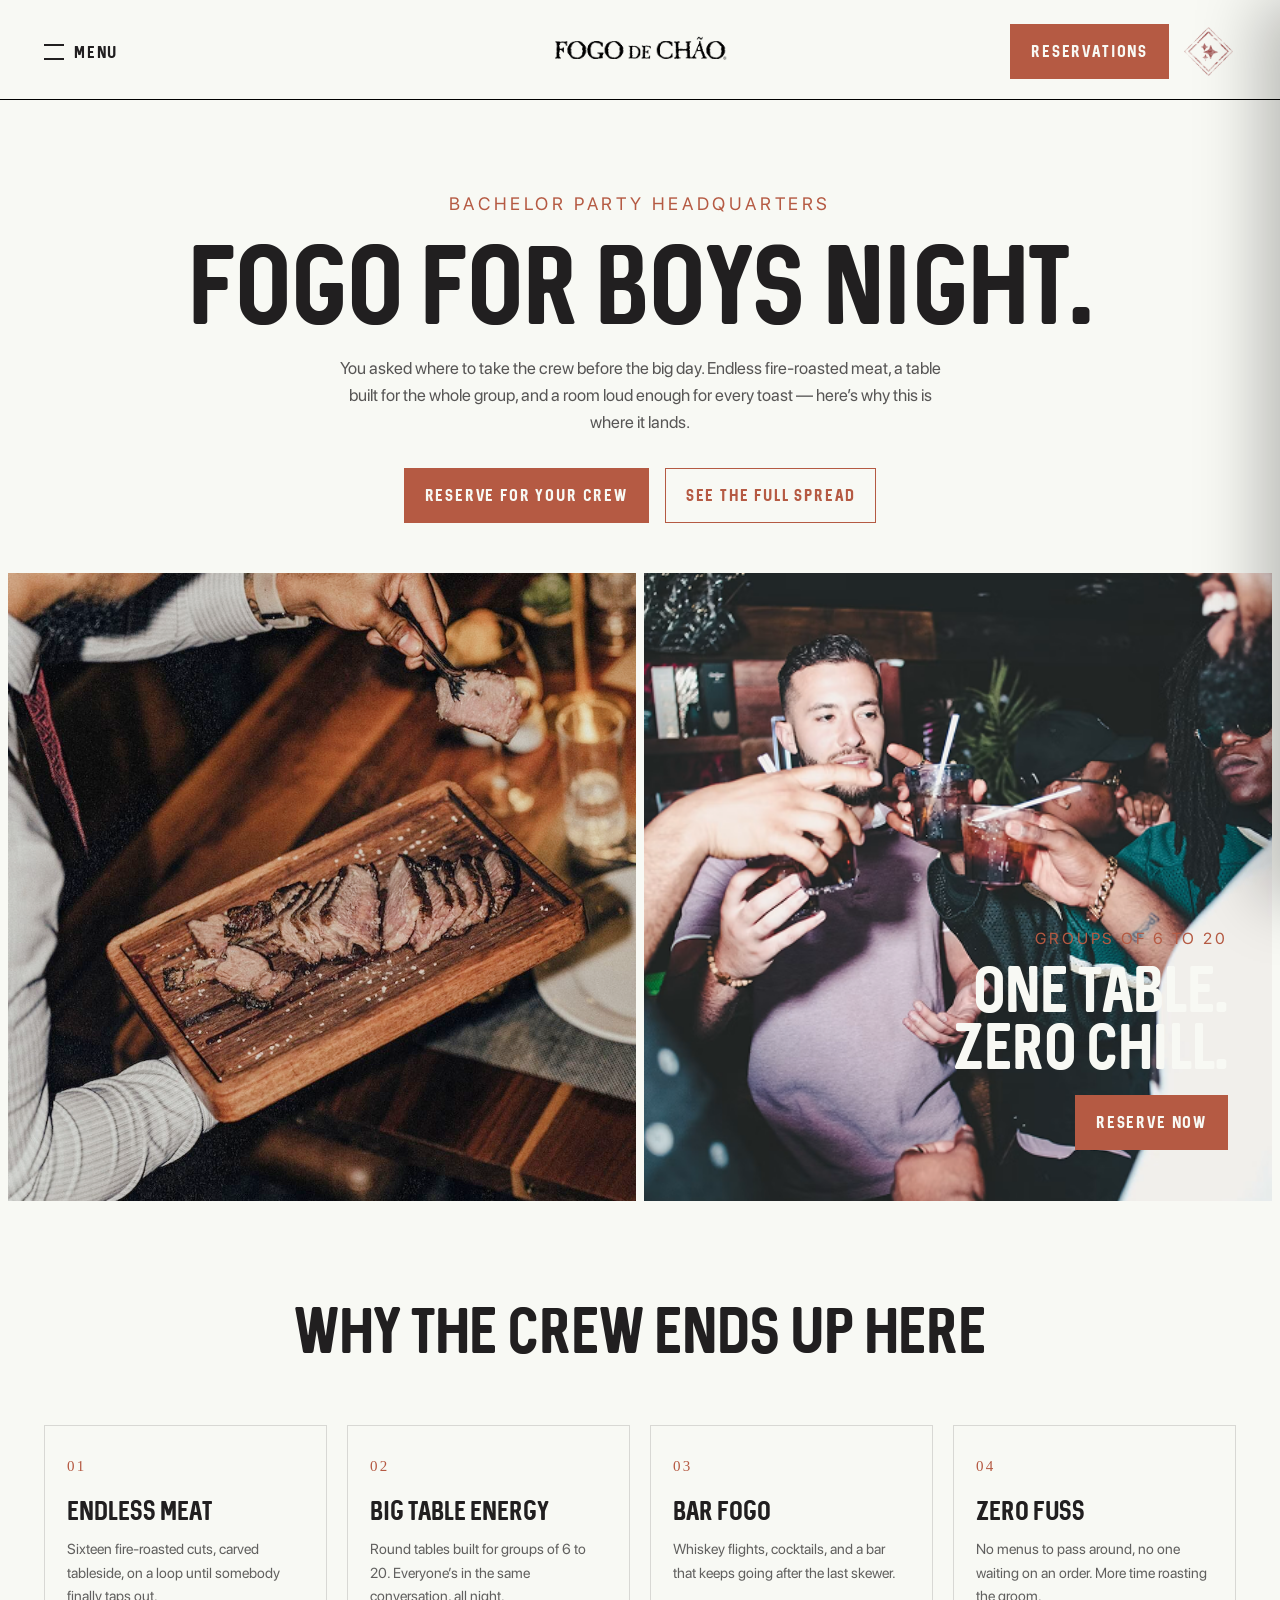
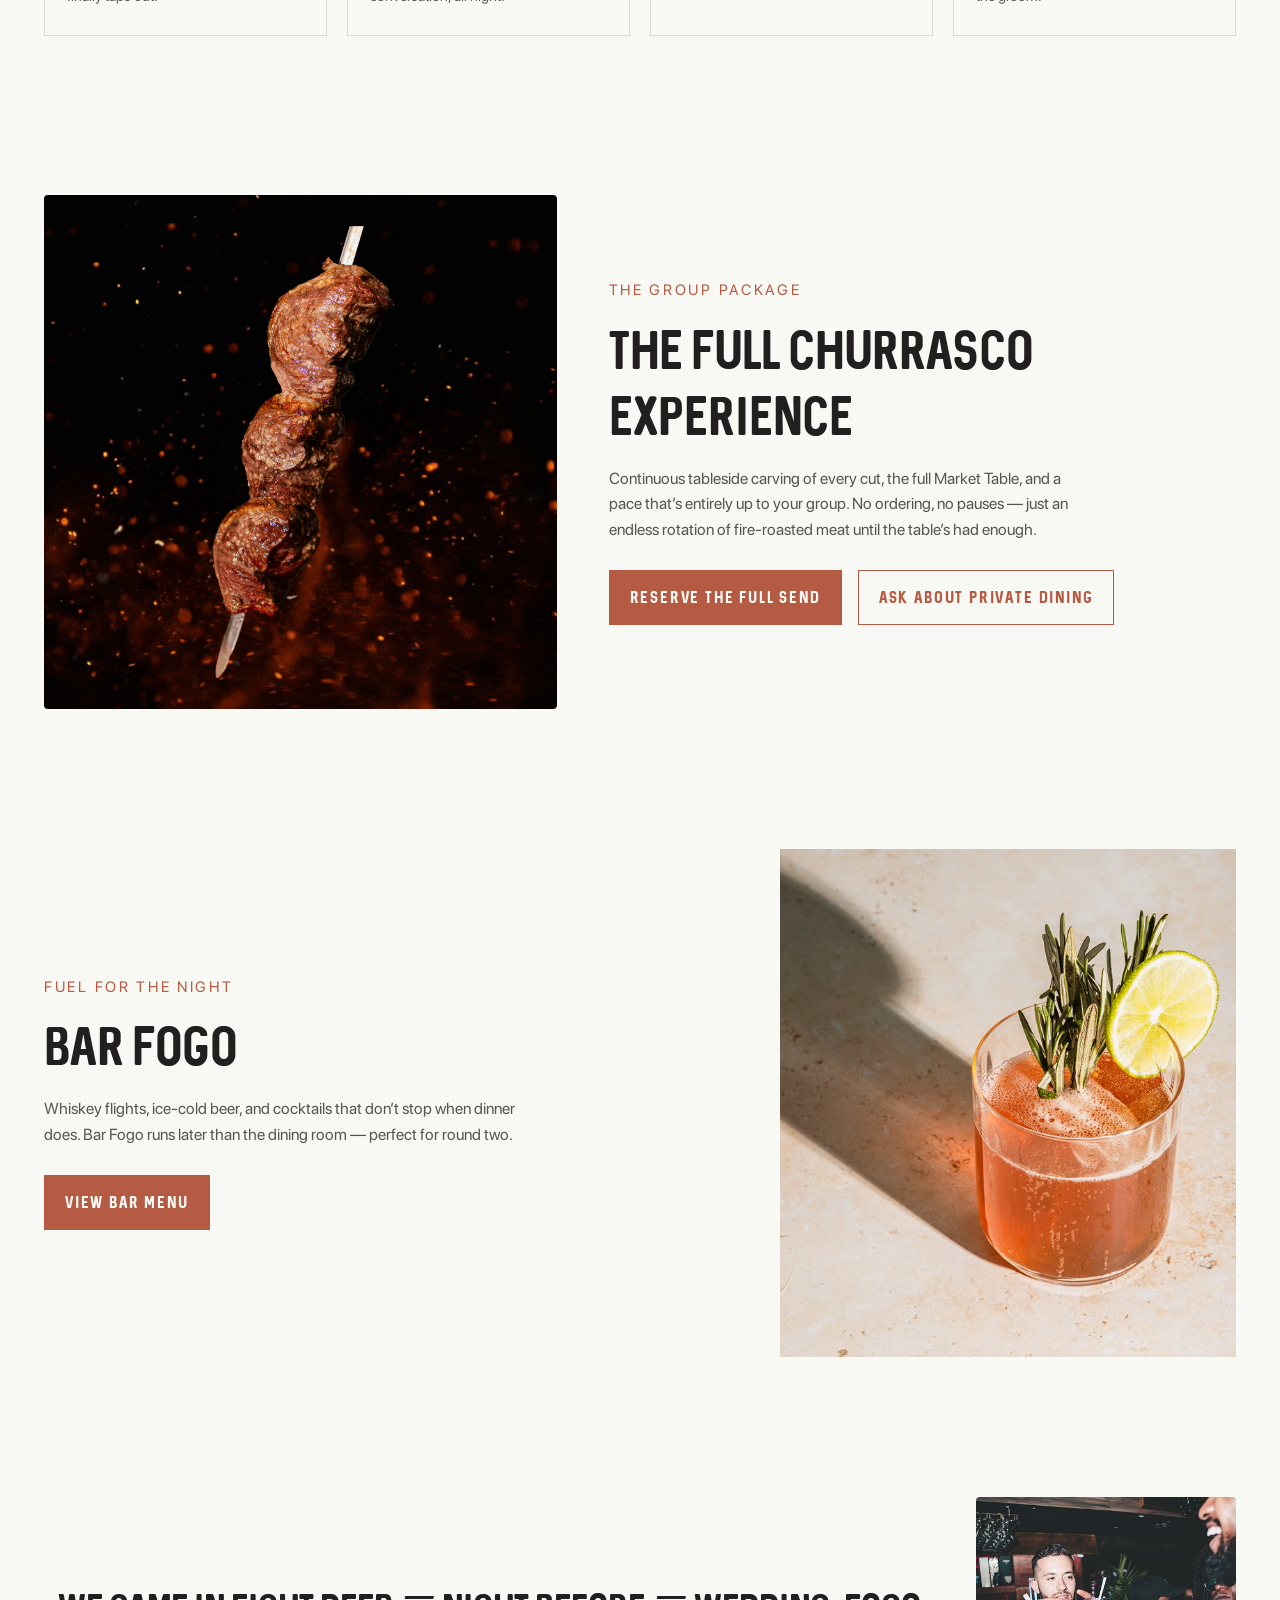
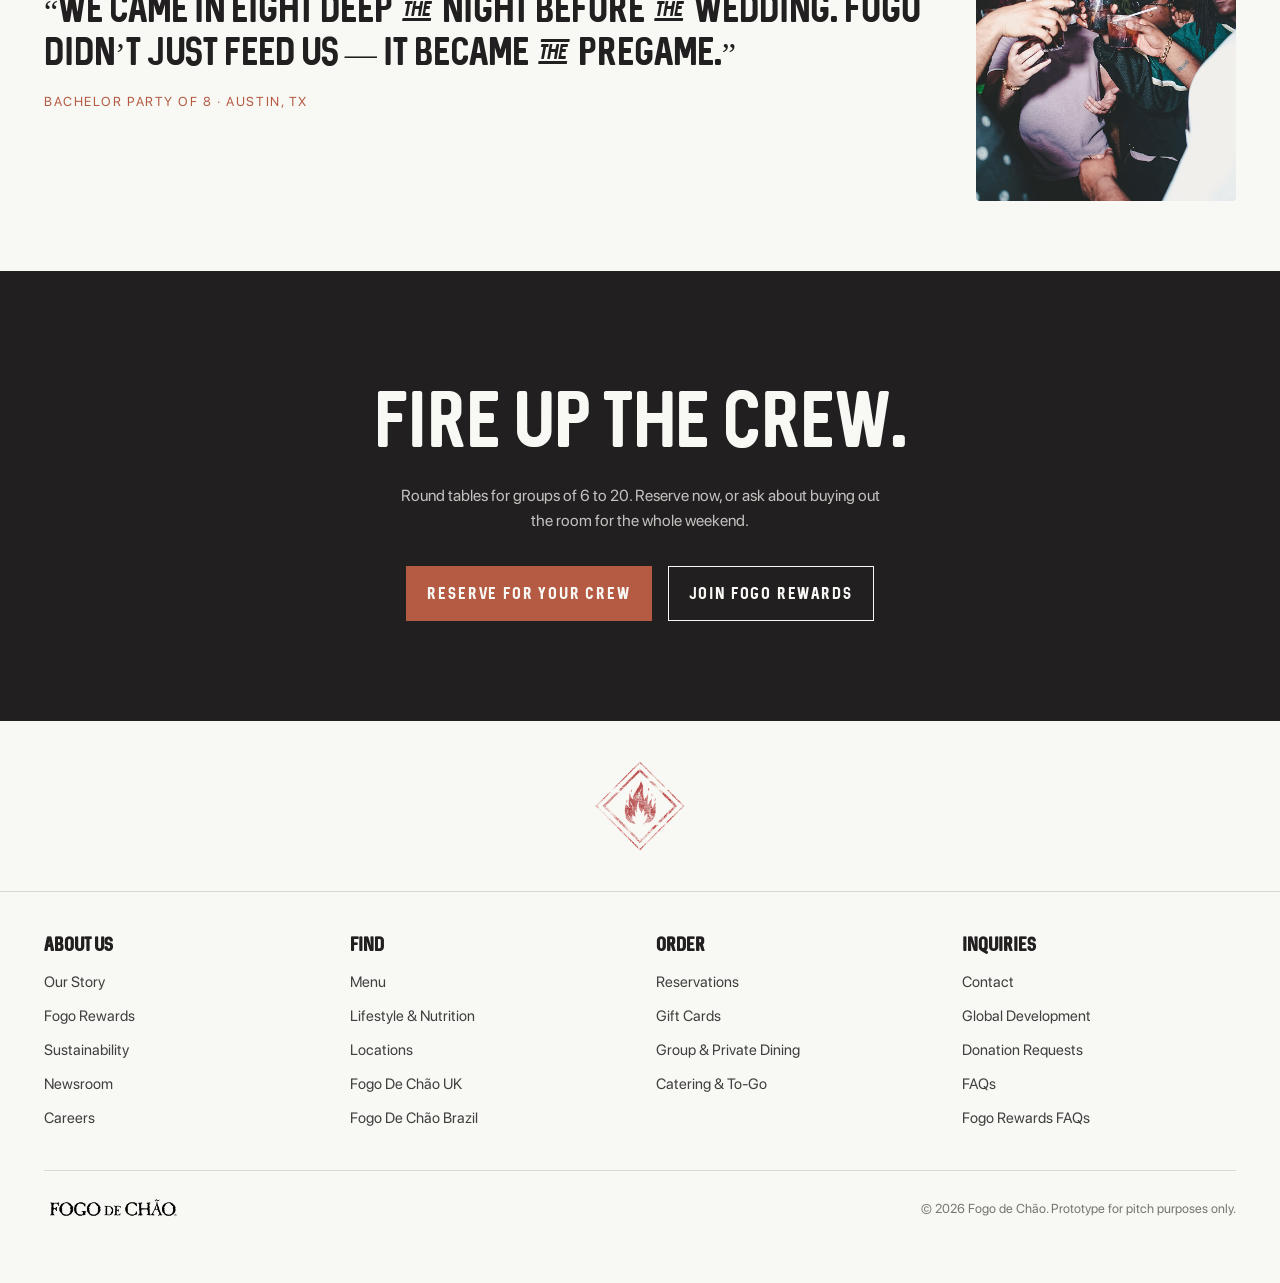
<file: fogo-boys-night.html>
<!DOCTYPE html>
<html lang="en">
<head>
<meta charset="UTF-8">
<meta name="viewport" content="width=device-width, initial-scale=1.0">
<title>Fogo for Boys Night — Fogo de Chão</title>
<link rel="stylesheet" href="style.css">
<link rel="stylesheet" href="boys-night.css">
</head>
<body>

<header class="site-header" id="siteHeader">
  <div class="nav" id="nav">
    <button class="nav-menu-btn" id="menuBtn" aria-label="Open menu">
      <span class="menu-lines"><span></span><span></span></span>
      <span class="menu-label">Menu</span>
    </button>

    <a href="index.html" class="nav-brand">
      <img src="images/statics/fogologo.png" alt="Fogo de Chão" class="nav-logo">
    </a>

    <div class="nav-actions">
      <a href="#reserve" class="btn btn-clay nav-reservations">Reservations</a>
      <button type="button" class="nav-ai-btn" id="navAiBtn" aria-label="Ask Selma">
        <img src="Icons/ai.png" alt="" class="nav-ai-icon">
      </button>
    </div>
  </div>
</header>

<div class="mega-nav" id="megaNav">
  <div class="mega-nav-body">
    <nav class="mega-nav-links">
      <a href="index.html#">Our Menu</a>
      <a href="index.html#">Locations</a>
      <a href="index.html#">Our Story</a>
      <a href="index.html#">Group Dining</a>
      <a href="index.html#">Order-to-Go</a>
      <a href="index.html#">Catering</a>
    </nav>

    <div class="mega-nav-promo">
      <img src="images/statics/navimage.png" alt="" class="mega-nav-promo-img">
      <img src="images/statics/fogorewardswhite.png" alt="Fogo Rewards" class="mega-nav-promo-logo">
      <h3 class="mega-nav-promo-title">Your next meal<br>could be half off.</h3>
      <a href="fogo-rewards.html" class="btn btn-clay mega-nav-promo-cta">Learn More</a>
    </div>
  </div>

  <hr class="mega-nav-divider">

  <div class="mega-nav-social">
    <a href="#" aria-label="Facebook">
      <svg viewBox="0 0 24 24" fill="currentColor" aria-hidden="true"><path d="M13.5 21v-7.5h2.5l.5-3h-3V8.5c0-.9.25-1.5 1.6-1.5H16.5V4.3c-.28-.04-1.24-.12-2.36-.12-2.34 0-3.94 1.43-3.94 4.04V10.5H7.5v3H10.2V21h3.3Z"/></svg>
    </a>
    <a href="#" aria-label="Instagram">
      <svg viewBox="0 0 24 24" fill="none" stroke="currentColor" stroke-width="1.6" aria-hidden="true">
        <rect x="3.5" y="3.5" width="17" height="17" rx="4.5"/>
        <circle cx="12" cy="12" r="4.2"/>
        <circle cx="17.1" cy="6.9" r="1" fill="currentColor" stroke="none"/>
      </svg>
    </a>
    <a href="#" aria-label="X">
      <svg viewBox="0 0 24 24" fill="currentColor" aria-hidden="true"><path d="M4 4l7.2 8.6L4.4 20h2.4l5.7-6.2L17.3 20H20l-7.5-8.9L19.9 4h-2.4l-5.3 5.7L7.7 4H4Z"/></svg>
    </a>
    <a href="#" aria-label="YouTube">
      <svg viewBox="0 0 24 24" fill="currentColor" aria-hidden="true">
        <rect x="2.5" y="6" width="19" height="12" rx="3.5" fill="none" stroke="currentColor" stroke-width="1.6"/>
        <path d="M10.3 9.6v4.8l4.4-2.4-4.4-2.4Z"/>
      </svg>
    </a>
    <a href="#" aria-label="TikTok">
      <svg viewBox="0 0 24 24" fill="currentColor" aria-hidden="true"><path d="M14 3h2.4c.2 1.9 1.5 3.3 3.6 3.5v2.5c-1.3 0-2.6-.4-3.6-1.1v6.4a5 5 0 1 1-4-4.9v2.6a2.4 2.4 0 1 0 1.6 2.3V3Z"/></svg>
    </a>
  </div>
</div>

<!-- AI CONCIERGE (Gaúcho) -->
<div class="ai-backdrop" id="aiBackdrop"></div>
<aside class="ai-panel" id="aiPanel">
  <header class="ai-panel-header">
    <span class="ai-panel-identity">
      <span class="ai-panel-avatar"><img src="Icons/ai.png" alt=""></span>
      <span class="ai-panel-name">Selma</span>
    </span>
    <button type="button" class="ai-panel-close" id="aiCloseBtn" aria-label="Close">
      <span></span><span></span>
    </button>
  </header>

  <div class="ai-panel-messages" id="aiMessages"></div>

  <div class="ai-panel-quick-replies" id="aiQuickReplies">
    <button type="button" class="ai-chip" data-q="Can you help me reserve a table?">Reserve a table</button>
    <button type="button" class="ai-chip" data-q="What is churrasco?">What is churrasco?</button>
    <button type="button" class="ai-chip" data-q="What's on the menu?">Menu highlights</button>
    <button type="button" class="ai-chip" data-q="Tell me about Fogo Rewards">Fogo Rewards</button>
    <button type="button" class="ai-chip" data-q="Do you host private events?">Private events</button>
    <button type="button" class="ai-chip" data-q="What are your hours?">Hours &amp; locations</button>
  </div>

  <form class="ai-panel-input-row" id="aiForm">
    <input type="text" id="aiInput" placeholder="Ask Selma anything&hellip;" autocomplete="off">
    <button type="submit" class="ai-send-btn" aria-label="Send">
      <svg viewBox="0 0 24 24" fill="none" aria-hidden="true"><path d="M4 12h15.5M13 5.5 19.5 12 13 18.5" stroke="currentColor" stroke-width="2" stroke-linecap="round" stroke-linejoin="round"/></svg>
    </button>
  </form>
</aside>

<main id="top">

  <!-- HERO -->
  <section class="bn-hero">
    <span class="bn-hero-eyebrow">Bachelor Party Headquarters</span>
    <h1 class="bn-hero-title">Fogo for Boys Night.</h1>
    <p class="bn-hero-sub">You asked where to take the crew before the big day. Endless fire-roasted meat, a table built for the whole group, and a room loud enough for every toast — here&rsquo;s why this is where it lands.</p>
    <div class="cta-row bn-hero-ctas">
      <a href="#reserve" class="btn btn-clay">Reserve for Your Crew</a>
      <a href="#send" class="btn btn-outline-clay">See the Full Spread</a>
    </div>
  </section>

  <!-- HERO IMAGE -->
  <section class="hero-image bn-hero-image">
    <div class="bn-hero-panel">
      <img src="images/statics/image 442.png" alt="A gaúcho chef presenting a freshly carved cut of picanha tableside" class="bn-hero-panel-img">
    </div>
    <div class="bn-hero-panel">
      <img src="images/statics/the bar.png" alt="Friends toasting cocktails at Bar Fogo" class="bn-hero-panel-img">
      <div class="hero-overlay">
        <span class="bn-hero-image-tag">Groups of 6 to 20</span>
        <h2 class="bn-hero-image-title">One Table.<br>Zero Chill.</h2>
        <div class="cta-row">
          <a href="#reserve" class="btn btn-clay">Reserve Now</a>
        </div>
      </div>
    </div>
  </section>

  <!-- WHY THE CREW ENDS UP HERE -->
  <section class="bn-why">
    <h2 class="bn-section-title">Why the Crew Ends Up Here</h2>
    <div class="bn-why-grid">
      <div class="bn-why-card">
        <span class="bn-why-num">01</span>
        <h3>Endless Meat</h3>
        <p>Sixteen fire-roasted cuts, carved tableside, on a loop until somebody finally taps out.</p>
      </div>
      <div class="bn-why-card">
        <span class="bn-why-num">02</span>
        <h3>Big Table Energy</h3>
        <p>Round tables built for groups of 6 to 20. Everyone&rsquo;s in the same conversation, all night.</p>
      </div>
      <div class="bn-why-card">
        <span class="bn-why-num">03</span>
        <h3>Bar Fogo</h3>
        <p>Whiskey flights, cocktails, and a bar that keeps going after the last skewer.</p>
      </div>
      <div class="bn-why-card">
        <span class="bn-why-num">04</span>
        <h3>Zero Fuss</h3>
        <p>No menus to pass around, no one waiting on an order. More time roasting the groom.</p>
      </div>
    </div>
  </section>

  <!-- THE FULL SEND -->
  <section class="bn-send" id="send">
    <div class="bn-send-media">
      <img src="images/statics/skewerbg.jpg" alt="" class="bn-send-bg">
      <img src="images/statics/meatskewer.png" alt="Skewer of fire-roasted meat, carved tableside" class="bn-send-skewer">
    </div>
    <div class="bn-send-copy">
      <span class="bn-send-eyebrow">The Group Package</span>
      <h2 class="bn-send-title">The Full Churrasco Experience</h2>
      <p class="bn-send-text">Continuous tableside carving of every cut, the full Market Table, and a pace that&rsquo;s entirely up to your group. No ordering, no pauses &mdash; just an endless rotation of fire-roasted meat until the table&rsquo;s had enough.</p>
      <div class="cta-row">
        <a href="#reserve" class="btn btn-clay">Reserve the Full Send</a>
        <a href="#" class="btn btn-outline-clay">Ask About Private Dining</a>
      </div>
    </div>
  </section>

  <!-- BAR FOGO -->
  <section class="bn-bar">
    <div class="bn-bar-media">
      <img src="images/statics/sips.png" alt="Handcrafted cocktail at Bar Fogo">
    </div>
    <div class="bn-bar-copy">
      <span class="bn-bar-eyebrow">Fuel for the Night</span>
      <h2>Bar Fogo</h2>
      <p>Whiskey flights, ice-cold beer, and cocktails that don&rsquo;t stop when dinner does. Bar Fogo runs later than the dining room &mdash; perfect for round two.</p>
      <div class="cta-row">
        <a href="#" class="btn btn-clay">View Bar Menu</a>
      </div>
    </div>
  </section>

  <!-- TESTIMONIAL -->
  <section class="bn-testimonial">
    <blockquote class="bn-quote">
      <p>&ldquo;We came in eight deep the night before the wedding. Fogo didn&rsquo;t just feed us &mdash; it became the pregame.&rdquo;</p>
      <span class="bn-quote-attr">Bachelor Party of 8 &middot; Austin, TX</span>
    </blockquote>
    <img src="images/statics/the bar.png" alt="Friends toasting cocktails at Bar Fogo" class="bn-testimonial-img">
  </section>

  <!-- FINAL CTA -->
  <section class="bn-final">
    <h2 class="bn-final-title">Fire Up the Crew.</h2>
    <p class="bn-final-sub">Round tables for groups of 6 to 20. Reserve now, or ask about buying out the room for the whole weekend.</p>
    <div class="cta-row bn-final-ctas">
      <a href="#" class="btn btn-clay" id="reserve">Reserve for Your Crew</a>
      <a href="fogo-rewards.html" class="btn btn-outline-beige">Join Fogo Rewards</a>
    </div>
  </section>

  <div class="section-divider">
    <img src="Icons/flame.png" alt="" class="divider-flame">
  </div>

</main>

<footer class="site-footer">
  <div class="footer-cols">
    <div class="footer-col">
      <h5>About Us</h5>
      <ul>
        <li><a href="#">Our Story</a></li>
        <li><a href="#">Fogo Rewards</a></li>
        <li><a href="#">Sustainability</a></li>
        <li><a href="#">Newsroom</a></li>
        <li><a href="#">Careers</a></li>
      </ul>
    </div>
    <div class="footer-col">
      <h5>Find</h5>
      <ul>
        <li><a href="#">Menu</a></li>
        <li><a href="#">Lifestyle &amp; Nutrition</a></li>
        <li><a href="#">Locations</a></li>
        <li><a href="#">Fogo De Chão UK</a></li>
        <li><a href="#">Fogo De Chão Brazil</a></li>
      </ul>
    </div>
    <div class="footer-col">
      <h5>Order</h5>
      <ul>
        <li><a href="#">Reservations</a></li>
        <li><a href="#">Gift Cards</a></li>
        <li><a href="#">Group &amp; Private Dining</a></li>
        <li><a href="#">Catering &amp; To-Go</a></li>
      </ul>
    </div>
    <div class="footer-col">
      <h5>Inquiries</h5>
      <ul>
        <li><a href="#">Contact</a></li>
        <li><a href="#">Global Development</a></li>
        <li><a href="#">Donation Requests</a></li>
        <li><a href="#">FAQs</a></li>
        <li><a href="#">Fogo Rewards FAQs</a></li>
      </ul>
    </div>
  </div>
  <div class="footer-bottom">
    <img src="images/statics/fogologo.png" alt="Fogo de Chão" class="footer-brand">
    <span class="footer-legal">&copy; 2026 Fogo de Chão. Prototype for pitch purposes only.</span>
  </div>
</footer>

<script src="script.js"></script>
<script src="ai-concierge.js"></script>
</body>
</html>
</file>
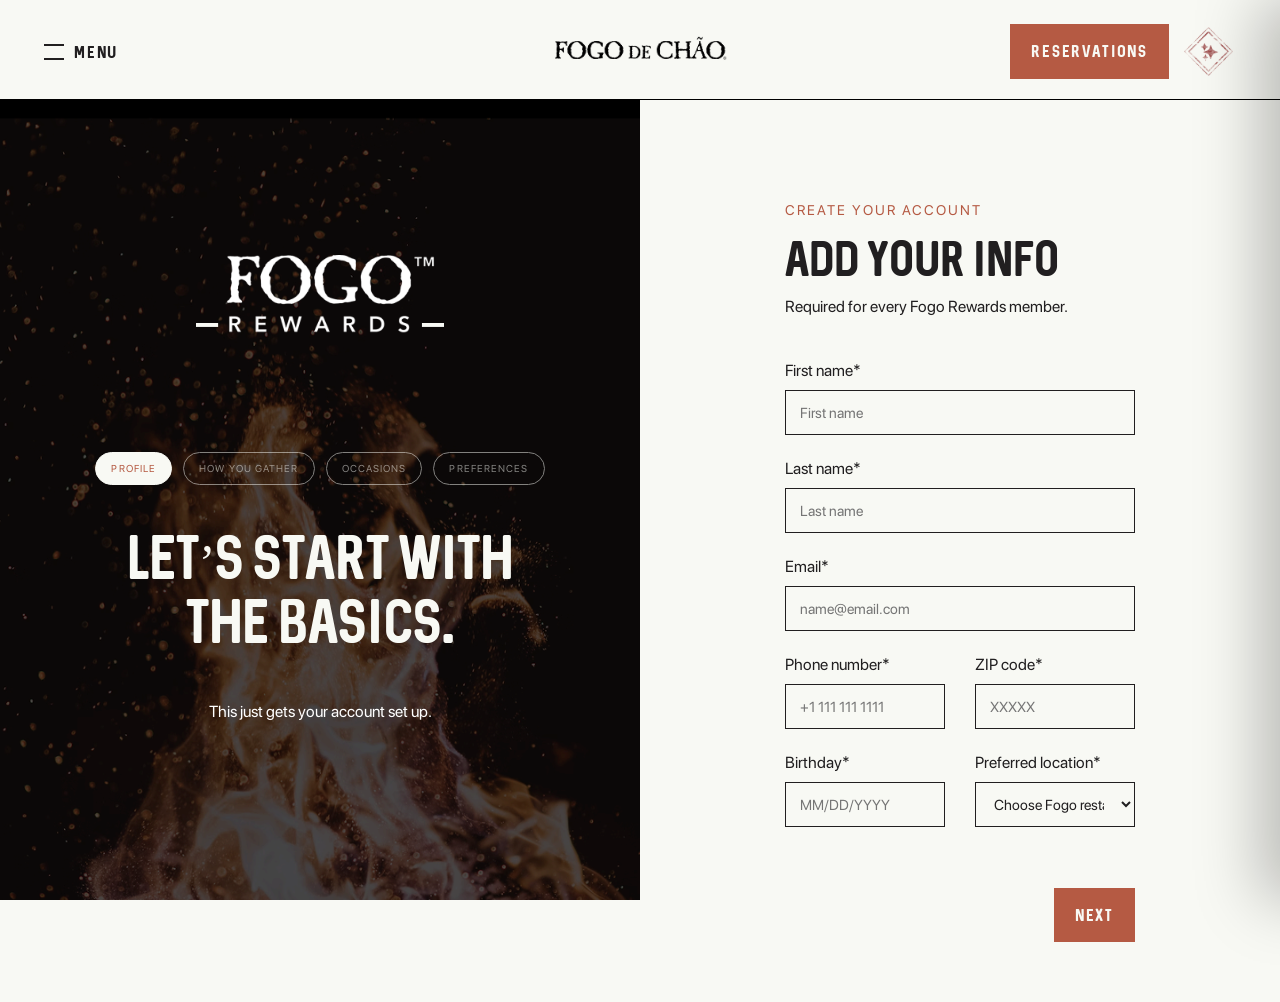
<file: fogo-rewards.html>
<!DOCTYPE html>
<html lang="en">
<head>
<meta charset="UTF-8">
<meta name="viewport" content="width=device-width, initial-scale=1.0">
<title>Join Fogo Rewards — Fogo de Chão</title>
<link rel="stylesheet" href="style.css">
<link rel="stylesheet" href="rewards.css">
</head>
<body class="rewards-body">

<header class="site-header" id="siteHeader">
  <div class="nav" id="nav">
    <button class="nav-menu-btn" id="menuBtn" aria-label="Open menu">
      <span class="menu-lines"><span></span><span></span></span>
      <span class="menu-label">Menu</span>
    </button>

    <a href="index.html" class="nav-brand">
      <img src="images/statics/fogologo.png" alt="Fogo de Chão" class="nav-logo">
    </a>

    <div class="nav-actions">
      <a href="#" class="btn btn-clay nav-reservations">Reservations</a>
      <button type="button" class="nav-ai-btn" id="navAiBtn" aria-label="Ask Selma">
        <img src="Icons/ai.png" alt="" class="nav-ai-icon">
      </button>
    </div>
  </div>
</header>

<div class="mega-nav" id="megaNav">
  <div class="mega-nav-body">
    <nav class="mega-nav-links">
      <a href="index.html#">Our Menu</a>
      <a href="index.html#">Locations</a>
      <a href="index.html#">Our Story</a>
      <a href="index.html#">Group Dining</a>
      <a href="index.html#">Order-to-Go</a>
      <a href="index.html#">Catering</a>
    </nav>

    <div class="mega-nav-promo">
      <img src="images/statics/navimage.png" alt="" class="mega-nav-promo-img">
      <img src="images/statics/fogorewardswhite.png" alt="Fogo Rewards" class="mega-nav-promo-logo">
      <h3 class="mega-nav-promo-title">Your next meal<br>could be half off.</h3>
      <a href="fogo-rewards.html" class="btn btn-clay mega-nav-promo-cta">Learn More</a>
    </div>
  </div>

  <hr class="mega-nav-divider">

  <div class="mega-nav-social">
    <a href="#" aria-label="Facebook">
      <svg viewBox="0 0 24 24" fill="currentColor" aria-hidden="true"><path d="M13.5 21v-7.5h2.5l.5-3h-3V8.5c0-.9.25-1.5 1.6-1.5H16.5V4.3c-.28-.04-1.24-.12-2.36-.12-2.34 0-3.94 1.43-3.94 4.04V10.5H7.5v3H10.2V21h3.3Z"/></svg>
    </a>
    <a href="#" aria-label="Instagram">
      <svg viewBox="0 0 24 24" fill="none" stroke="currentColor" stroke-width="1.6" aria-hidden="true">
        <rect x="3.5" y="3.5" width="17" height="17" rx="4.5"/>
        <circle cx="12" cy="12" r="4.2"/>
        <circle cx="17.1" cy="6.9" r="1" fill="currentColor" stroke="none"/>
      </svg>
    </a>
    <a href="#" aria-label="X">
      <svg viewBox="0 0 24 24" fill="currentColor" aria-hidden="true"><path d="M4 4l7.2 8.6L4.4 20h2.4l5.7-6.2L17.3 20H20l-7.5-8.9L19.9 4h-2.4l-5.3 5.7L7.7 4H4Z"/></svg>
    </a>
    <a href="#" aria-label="YouTube">
      <svg viewBox="0 0 24 24" fill="currentColor" aria-hidden="true">
        <rect x="2.5" y="6" width="19" height="12" rx="3.5" fill="none" stroke="currentColor" stroke-width="1.6"/>
        <path d="M10.3 9.6v4.8l4.4-2.4-4.4-2.4Z"/>
      </svg>
    </a>
    <a href="#" aria-label="TikTok">
      <svg viewBox="0 0 24 24" fill="currentColor" aria-hidden="true"><path d="M14 3h2.4c.2 1.9 1.5 3.3 3.6 3.5v2.5c-1.3 0-2.6-.4-3.6-1.1v6.4a5 5 0 1 1-4-4.9v2.6a2.4 2.4 0 1 0 1.6 2.3V3Z"/></svg>
    </a>
  </div>
</div>

<!-- AI CONCIERGE (Gaúcho) -->
<div class="ai-backdrop" id="aiBackdrop"></div>
<aside class="ai-panel" id="aiPanel">
  <header class="ai-panel-header">
    <span class="ai-panel-identity">
      <span class="ai-panel-avatar"><img src="Icons/ai.png" alt=""></span>
      <span class="ai-panel-name">Selma</span>
    </span>
    <button type="button" class="ai-panel-close" id="aiCloseBtn" aria-label="Close">
      <span></span><span></span>
    </button>
  </header>

  <div class="ai-panel-messages" id="aiMessages"></div>

  <div class="ai-panel-quick-replies" id="aiQuickReplies">
    <button type="button" class="ai-chip" data-q="Can you help me reserve a table?">Reserve a table</button>
    <button type="button" class="ai-chip" data-q="What is churrasco?">What is churrasco?</button>
    <button type="button" class="ai-chip" data-q="What's on the menu?">Menu highlights</button>
    <button type="button" class="ai-chip" data-q="Tell me about Fogo Rewards">Fogo Rewards</button>
    <button type="button" class="ai-chip" data-q="Do you host private events?">Private events</button>
    <button type="button" class="ai-chip" data-q="What are your hours?">Hours &amp; locations</button>
  </div>

  <form class="ai-panel-input-row" id="aiForm">
    <input type="text" id="aiInput" placeholder="Ask Selma anything&hellip;" autocomplete="off">
    <button type="submit" class="ai-send-btn" aria-label="Send">
      <svg viewBox="0 0 24 24" fill="none" aria-hidden="true"><path d="M4 12h15.5M13 5.5 19.5 12 13 18.5" stroke="currentColor" stroke-width="2" stroke-linecap="round" stroke-linejoin="round"/></svg>
    </button>
  </form>
</aside>

<div class="loyalty">

  <!-- LEFT PANEL -->
  <div class="loyalty-side">
    <img src="images/statics/fire bg-full.png" alt="" class="loyalty-side-bg">

    <div class="loyalty-side-content">
      <img src="images/statics/fogorewardswhite.png" alt="Fogo Rewards" class="loyalty-logo">

      <div class="loyalty-tabs" id="loyaltyTabs">
        <span class="loyalty-tab" data-tab="1">Profile</span>
        <span class="loyalty-tab" data-tab="2">How You Gather</span>
        <span class="loyalty-tab" data-tab="3">Occasions</span>
        <span class="loyalty-tab" data-tab="4">Preferences</span>
      </div>

      <h1 class="loyalty-side-head" id="loyaltySideHead">Let&rsquo;s start with the basics.</h1>
      <p class="loyalty-side-sub" id="loyaltySideSub">This just gets your account set up.</p>
    </div>
  </div>

  <!-- RIGHT PANEL -->
  <div class="loyalty-form">

    <!-- STEP 1: basic info -->
    <form class="loyalty-step" data-step="1">
      <span class="loyalty-eyebrow">Create Your Account</span>
      <h2 class="loyalty-title">Add Your Info</h2>
      <p class="loyalty-note">Required for every Fogo Rewards member.</p>

      <div class="loyalty-field">
        <label for="rwFirstName">First name*</label>
        <input id="rwFirstName" required placeholder="First name">
      </div>
      <div class="loyalty-field">
        <label for="rwLastName">Last name*</label>
        <input id="rwLastName" required placeholder="Last name">
      </div>
      <div class="loyalty-field">
        <label for="rwEmail">Email*</label>
        <input id="rwEmail" required type="email" placeholder="name@email.com">
      </div>
      <div class="loyalty-row">
        <div class="loyalty-field loyalty-field-half">
          <label for="rwPhone">Phone number*</label>
          <input id="rwPhone" required placeholder="+1 111 111 1111">
        </div>
        <div class="loyalty-field loyalty-field-half">
          <label for="rwZip">ZIP code*</label>
          <input id="rwZip" required placeholder="XXXXX">
        </div>
      </div>
      <div class="loyalty-row">
        <div class="loyalty-field loyalty-field-half">
          <label for="rwBirthday">Birthday*</label>
          <input id="rwBirthday" required placeholder="MM/DD/YYYY">
        </div>
        <div class="loyalty-field loyalty-field-half">
          <label for="rwLocation">Preferred location*</label>
          <select id="rwLocation">
            <option>Choose Fogo restaurant</option>
            <option>Austin</option>
            <option>Chicago</option>
            <option>Dallas</option>
          </select>
        </div>
      </div>

      <div class="loyalty-nav-row loyalty-nav-row-single">
        <button type="button" class="btn btn-clay" onclick="rewardsGo(2)">Next</button>
      </div>
    </form>

    <!-- STEP 2: who's at the table + occasion type -->
    <form class="loyalty-step" data-step="2" style="display:none">
      <span class="loyalty-eyebrow">Tell Us How You Gather</span>
      <h2 class="loyalty-title">Who&rsquo;s Usually at Your Table?</h2>
      <p class="loyalty-note">This helps us recommend the right size table and the right offers.</p>
      <div class="loyalty-choices" id="rwQ1"></div>

      <h2 class="loyalty-title loyalty-title-tight">What Usually Gets You In?</h2>
      <p class="loyalty-note">Any restaurant, not just Fogo. Pick the one that fits best.</p>
      <div class="loyalty-choices loyalty-choices-stacked" id="rwQ2"></div>

      <div class="loyalty-nav-row">
        <button type="button" class="btn btn-outline-clay" onclick="rewardsGo(1)">&larr; Back</button>
        <button type="button" class="btn btn-clay" onclick="rewardsGo(3)">Next</button>
      </div>
    </form>

    <!-- STEP 3: dates that matter -->
    <form class="loyalty-step" data-step="3" style="display:none">
      <span class="loyalty-eyebrow">Never Miss an Occasion</span>
      <h2 class="loyalty-title">Any Dates Worth Knowing?</h2>
      <p class="loyalty-note">Add an anniversary, a birthday, anything worth celebrating. Optional, but this is how we send the right offer at the right time.</p>

      <div id="rwDateRows"></div>
      <button type="button" class="loyalty-add-date" id="rwAddDate">+ Add Another Date</button>

      <div class="loyalty-nav-row">
        <button type="button" class="btn btn-outline-clay" onclick="rewardsGo(2)">&larr; Back</button>
        <div class="loyalty-nav-actions">
          <button type="button" class="loyalty-skip" onclick="rewardsGo(4)">Skip for now</button>
          <button type="button" class="btn btn-clay" onclick="rewardsGo(4)">Next</button>
        </div>
      </div>
    </form>

    <!-- STEP 4: priorities + consent -->
    <form class="loyalty-step" data-step="4" style="display:none">
      <span class="loyalty-eyebrow">Almost There</span>
      <h2 class="loyalty-title">What Matters Most When You Pick a Place to Eat?</h2>
      <p class="loyalty-note">Tap your top two, in order.</p>
      <div class="loyalty-choices loyalty-choices-stacked" id="rwQ3"></div>

      <div class="loyalty-field">
        <label for="rwDietary">Any dietary considerations or allergies we should know about?</label>
        <textarea id="rwDietary" placeholder="e.g. shellfish allergy, vegetarian, gluten-free"></textarea>
      </div>

      <div class="loyalty-consent">
        <input type="checkbox" id="rwOptin">
        <label for="rwOptin">By opting in for Fogo Rewards, you agree to receive promotional emails and other materials from Fogo de Chão and its affiliates. Reward <a href="#">Terms &amp; Conditions</a> apply.*</label>
      </div>

      <div class="loyalty-nav-row">
        <button type="button" class="btn btn-outline-clay" onclick="rewardsGo(3)">&larr; Back</button>
        <button type="button" class="btn btn-clay" id="rwFinishBtn" disabled onclick="rewardsGo(5)">Join Fogo Rewards</button>
      </div>
    </form>

    <!-- STEP 5: confirmation -->
    <div class="loyalty-step loyalty-confirm" data-step="5" style="display:none">
      <span class="loyalty-mark">Fogo Rewards</span>
      <h2 class="loyalty-confirm-title">You&rsquo;re In.</h2>
      <p class="loyalty-note">Here&rsquo;s what we&rsquo;ve got so far:</p>

      <div class="loyalty-reward-unlock">
        <img src="images/statics/charuterie.png" alt="Charcuterie board at Fogo de Chão" class="loyalty-reward-unlock-img">
        <div class="loyalty-reward-unlock-copy">
          <span class="loyalty-reward-unlock-tag">First Reward Unlocked</span>
          <span class="loyalty-reward-unlock-title">Complimentary Charcuterie Plate</span>
          <span class="loyalty-reward-unlock-sub">Redeem it for the table on your next visit.</span>
        </div>
      </div>

      <div class="loyalty-summary" id="rwSummary"></div>
      <a href="index.html" class="btn btn-clay">Back to Fogo de Ch&atilde;o</a>
    </div>

  </div>
</div>

<script src="script.js"></script>
<script src="rewards.js"></script>
<script src="ai-concierge.js"></script>
</body>
</html>
</file>
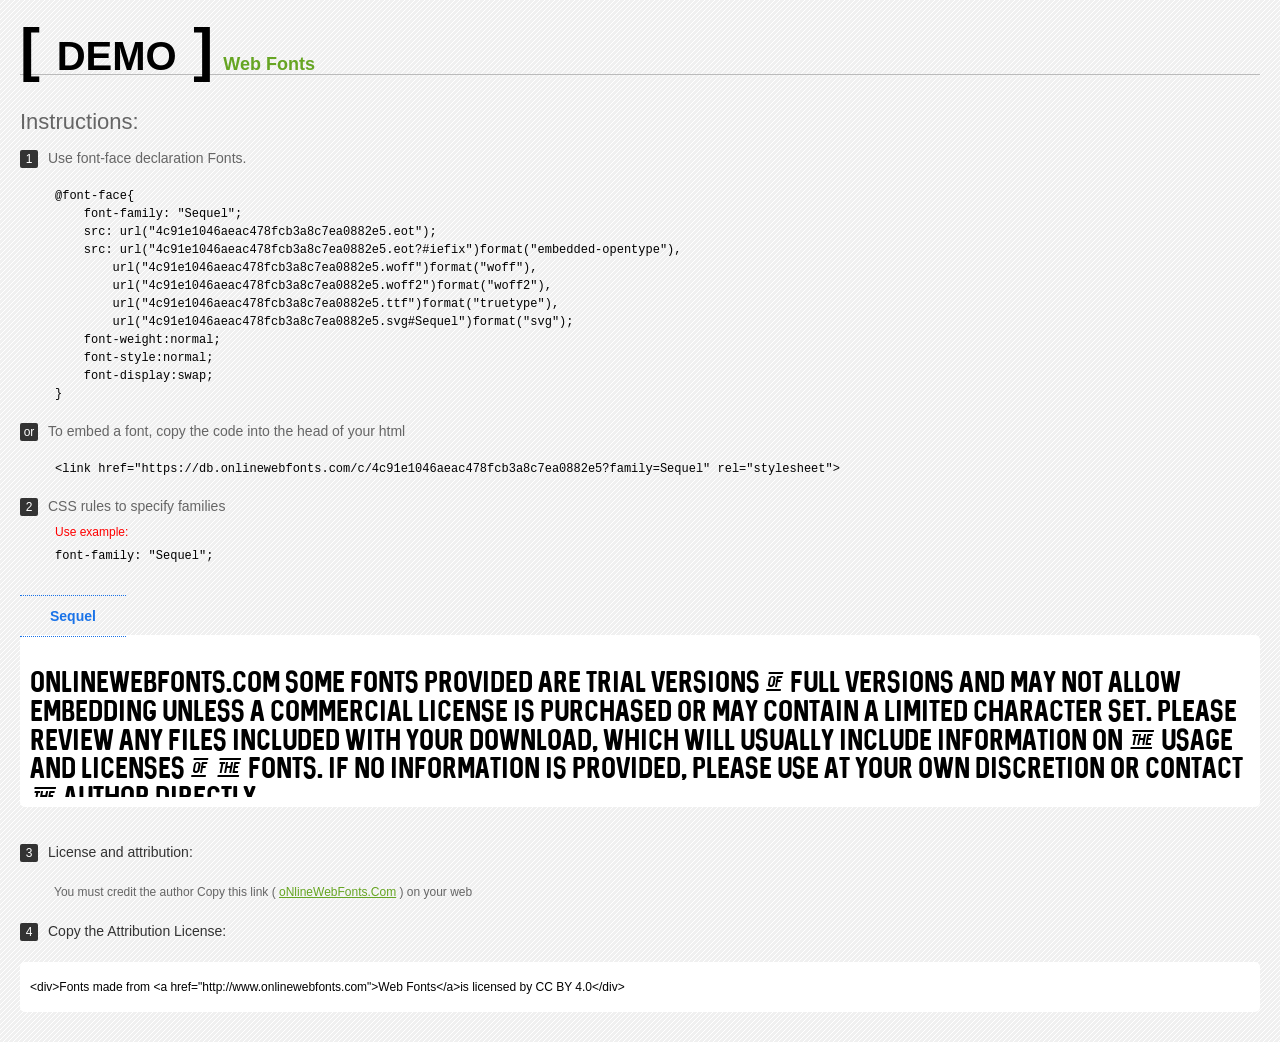
<file: fonts/Sequel/Web Fonts/Web Fonts Demo.html>
<!doctype html>
<html>
<head>
<meta charset="utf-8">
<title>Sequel Fonts Demo</title>
<style type="text/css">
*{margin:0;padding:0;list-style-type:none;}body{font-family:Arial,Helvetica,sans-serif;line-height:1.5;font-size:16px;padding:20px;color:#333;background-image:url([data-uri]);}a{color:#66A523;}a:hover,.g:hover{opacity:0.7;}h1{font-size:60px;border-bottom:1px solid #bbb;line-height:20px;color:#000;text-transform:uppercase;margin-top:20px;}h1 a{font-size:18px;color:#66A523;text-decoration:none;text-transform:capitalize;margin-left:10px;}h1 font{font-size:40px;}.info{float:left;font-size:14px;margin-top:30px;color:#666;}.info .inst{font-size:22px;margin-bottom:10px;}.info span,.by span{color:#fff;border-radius:2px;display:inline-block;width:18px;height:18px;text-align:center;margin-right:10px;background-color:#333333;font-size:12px;line-height:18px;}.info .exs{font-size:12px;color:#666;margin-left:35px;display:block;}.info .exs font{color:#f00;line-height:30px;}.demo{float:left;width:100%;height:auto;padding-bottom:10px;margin-top:70px;background-color:#FFF;border-radius:5px;}.demo a{color:#1a73e8;float:left;font-weight:bold;font-size:14px;padding-right:30px;padding-left:30px;position:relative;border-top-width:1px;border-top-style:dotted;border-top-color:#1A73E8;text-decoration:none;border-bottom-width:1px;border-bottom-style:dotted;border-bottom-color:#1A73E8;line-height:40px;margin-top:-40px;}.demo .t{font-size:24px;float:left;width:calc(100% - 20px);color:#000;height:120px;margin-top:20px;line-height:1.2em;overflow-x:hidden;padding:10px;}.by{padding-top:15px;float:left;width:100%;margin-top:10px;margin-right:0;margin-bottom:10px;margin-left:0;font-size:14px;color:#666;}.by .b{padding-top:10px;padding-bottom:10px;color:#333;}.by .a{padding-top:10px;padding-bottom:10px;margin-left:34px;font-size:12px;}.te{width:100%;height:auto;border:0px solid #CCC;resize:none;float:left;margin-top:10px;line-height:16px;overflow:hidden;border-radius:5px;color:#000000;background-color:#FFF;font-size:12px;margin-bottom:20px;text-indent:10px;padding-top:17px;padding-bottom:17px;}pre{color:#000;}
</style>
<style type="text/css">

@font-face{
    font-family: "Sequel";
    src: url("4c91e1046aeac478fcb3a8c7ea0882e5.eot");
    src: url("4c91e1046aeac478fcb3a8c7ea0882e5.eot?#iefix")format("embedded-opentype"),
        url("4c91e1046aeac478fcb3a8c7ea0882e5.woff")format("woff"),
        url("4c91e1046aeac478fcb3a8c7ea0882e5.woff2")format("woff2"),
        url("4c91e1046aeac478fcb3a8c7ea0882e5.ttf")format("truetype"),
        url("4c91e1046aeac478fcb3a8c7ea0882e5.svg#Sequel")format("svg");
    font-weight:normal;
    font-style:normal;
    font-display:swap;
}

</style>
</head>
<body>
<h1> <span>[ <font>Demo</font> ]</span><a href="http://www.onlinewebfonts.com" target="_blank">Web Fonts</a></h1>
<div class="info">
  <div class="inst">Instructions:</div>
  <span>1</span>Use font-face declaration Fonts.
  <div class="exs">
    <pre>

@font-face{
    font-family: "Sequel";
    src: url("4c91e1046aeac478fcb3a8c7ea0882e5.eot");
    src: url("4c91e1046aeac478fcb3a8c7ea0882e5.eot?#iefix")format("embedded-opentype"),
        url("4c91e1046aeac478fcb3a8c7ea0882e5.woff")format("woff"),
        url("4c91e1046aeac478fcb3a8c7ea0882e5.woff2")format("woff2"),
        url("4c91e1046aeac478fcb3a8c7ea0882e5.ttf")format("truetype"),
        url("4c91e1046aeac478fcb3a8c7ea0882e5.svg#Sequel")format("svg");
    font-weight:normal;
    font-style:normal;
    font-display:swap;
}

</pre>
  </div>
  <span>or</span>To embed a font, copy the code into the head of your html
  <div class="exs">
<br/><pre>&lt;link href=&quot;https://db.onlinewebfonts.com/c/4c91e1046aeac478fcb3a8c7ea0882e5?family=Sequel&quot; rel=&quot;stylesheet&quot;&gt;</pre><br/>
  </div>
  <span>2</span>CSS rules to specify families
  <div class="exs"><font>Use example:</font> <br/>
    <pre>
font-family: &quot;Sequel&quot;;
</pre>
  </div>
</div>
<!--demo-->
<div class="demo"><a href="https://www.onlinewebfonts.com/download/4c91e1046aeac478fcb3a8c7ea0882e5" target="_blank">Sequel</a>
  <div class="t" style='font-family:"Sequel"'>
  OnlineWebFonts.Com Some fonts provided are trial versions of full versions and may not allow embedding 
unless a commercial license is purchased or may contain a limited character set. 
Please review any files included with your download, 
which will usually include information on the usage and licenses of the fonts. 
If no information is provided, 
please use at your own discretion or contact the author directly.</div>
</div>
<!--demo-->
<div class="by">
  <div class="b"><span>3</span>License and attribution:</div>
  <div class="a">You must credit the author Copy this link ( <a href="http://www.onlinewebfonts.com" target="_blank">oNlineWebFonts.Com</a> ) on your web</div>
  <div class="b"><span>4</span>Copy the Attribution License:</div>
  <div class="te">&lt;div&gt;Fonts made from &lt;a href="http://www.onlinewebfonts.com"&gt;Web Fonts&lt;/a&gt;is licensed by CC BY 4.0&lt;/div&gt;</div>
</div>
</body>
</html>
</file>
<file: style.css>
/* ------------------------------------------------------------------
   Fogo de Chão — website optimization prototype
   Font: "Sequel" — converted webfont via onlinewebfonts.com (CC BY 4.0,
   attribution required — see credit at foot of this file).
------------------------------------------------------------------- */

@font-face {
  font-family: "Sequel";
  src: url("fonts/Sequel/Web Fonts/4c91e1046aeac478fcb3a8c7ea0882e5.woff2") format("woff2"),
       url("fonts/Sequel/Web Fonts/4c91e1046aeac478fcb3a8c7ea0882e5.woff") format("woff"),
       url("fonts/Sequel/Web Fonts/4c91e1046aeac478fcb3a8c7ea0882e5.ttf") format("truetype");
  font-weight: normal;
  font-style: normal;
  font-display: swap;
}

@font-face {
  font-family: "SF Pro Display";
  src: url("fonts/sf-pro-display-font/SF-Pro-Display-Regular.woff") format("woff"),
       url("fonts/sf-pro-display-font/SF-Pro-Display-Regular.ttf") format("truetype");
  font-weight: 400;
  font-style: normal;
  font-display: swap;
}

@font-face {
  font-family: "SF Pro Display";
  src: url("fonts/sf-pro-display-font/SF-Pro-Display-Medium.woff") format("woff"),
       url("fonts/sf-pro-display-font/SF-Pro-Display-Medium.ttf") format("truetype");
  font-weight: 500;
  font-style: normal;
  font-display: swap;
}

@font-face {
  font-family: "SF Pro Display";
  src: url("fonts/sf-pro-display-font/SF-Pro-Display-Semibold.woff") format("woff"),
       url("fonts/sf-pro-display-font/SF-Pro-Display-Semibold.ttf") format("truetype");
  font-weight: 600;
  font-style: normal;
  font-display: swap;
}

@font-face {
  font-family: "SF Pro Display";
  src: url("fonts/sf-pro-display-font/SF-Pro-Display-Light.woff") format("woff"),
       url("fonts/sf-pro-display-font/SF-Pro-Display-Light.ttf") format("truetype");
  font-weight: 300;
  font-style: normal;
  font-display: swap;
}

@font-face {
  font-family: "SF Pro Display";
  src: url("fonts/sf-pro-display-font/SF-Pro-Display-LightItalic.woff") format("woff"),
       url("fonts/sf-pro-display-font/SF-Pro-Display-LightItalic.ttf") format("truetype");
  font-weight: 300;
  font-style: italic;
  font-display: swap;
}

@import url('https://fonts.googleapis.com/css2?family=Staatliches&display=swap');

:root {
  --beige: #f8f9f4;
  --clay: #b55a43;
  --black: #211f20;
  --red: #f13e38;
  --white: #ffffff;

  --font-display: "Sequel", serif;
  --font-body: "SF Pro Display", -apple-system, BlinkMacSystemFont, "Helvetica Neue", Helvetica, Arial, sans-serif;
  --font-accent: "Staatliches", var(--font-display);

  --container-max: 1440px;
  --content-max: 1353px;
  --gutter: clamp(24px, 3.5vw, 44px);
}

* { margin: 0; padding: 0; box-sizing: border-box; }

html { scroll-behavior: smooth; }

body {
  background: var(--beige);
  color: var(--black);
  font-family: var(--font-body);
  line-height: 1.5;
  -webkit-font-smoothing: antialiased;
}

img { max-width: 100%; display: block; }

a { color: inherit; text-decoration: none; }

.eyebrow-label,
.hero-limited,
.price-label,
.btn {
  letter-spacing: 1.82px;
  text-transform: uppercase;
}

/* ---------- Buttons ---------- */
.btn {
  display: inline-flex;
  align-items: center;
  justify-content: center;
  font-family: var(--font-display);
  font-size: 14px;
  letter-spacing: 1.82px;
  text-transform: uppercase;
  padding: 16px 20px;
  border: 1px solid transparent;
  white-space: nowrap;
  transition: opacity 0.2s ease, background-color 0.2s ease;
}
.btn:hover { opacity: 0.85; }

.btn-clay { background: var(--clay); color: var(--beige); }
.btn-black { background: var(--black); color: var(--beige); }
.btn-outline-beige { background: transparent; border-color: var(--beige); color: var(--beige); }
.btn-outline-clay { background: transparent; border-color: var(--clay); color: var(--clay); }

.cta-row { display: flex; flex-wrap: wrap; gap: 16px; }
.cta-stack { display: flex; flex-direction: column; align-items: flex-end; gap: 14px; }

/* ---------- Nav ---------- */
.site-header {
  position: sticky;
  top: 0;
  z-index: 100;
  background: var(--beige);
  border-bottom: 1px solid #000000;
}

.nav {
  position: relative;
  max-width: var(--container-max);
  margin: 0 auto;
  display: flex;
  align-items: center;
  justify-content: space-between;
  padding: 24px var(--gutter) 20px;
}

.nav-menu-btn {
  display: flex;
  align-items: center;
  gap: 10px;
  background: none;
  border: none;
  cursor: pointer;
  font-family: var(--font-display);
  font-size: 14px;
  letter-spacing: 1.82px;
  text-transform: uppercase;
  color: var(--black);
}
.menu-lines { position: relative; width: 20px; height: 16px; }
.menu-lines span {
  position: absolute;
  left: 0;
  width: 20px;
  height: 2px;
  background: var(--black);
  transition: top 0.25s ease, transform 0.25s ease;
}
.menu-lines span:first-child { top: 0; }
.menu-lines span:last-child { top: 14px; }
.nav-menu-btn.open .menu-lines span:first-child { top: 7px; transform: rotate(45deg); }
.nav-menu-btn.open .menu-lines span:last-child { top: 7px; transform: rotate(-45deg); }

.nav-brand {
  position: absolute;
  left: 50%;
  top: 50%;
  transform: translate(-50%, -50%);
  display: flex;
  align-items: center;
}
.nav-logo { height: 38px; width: auto; }

.nav-actions { display: flex; align-items: center; gap: 12px; }
.nav-ai-btn {
  width: 55px;
  height: 55px;
  flex-shrink: 0;
  background: none;
  border: none;
  display: flex;
  align-items: center;
  justify-content: center;
  cursor: pointer;
  padding: 0;
  transition: opacity 0.2s ease;
}
.nav-ai-icon { width: 49.3px; height: 49.3px; }
.nav-ai-btn:hover { opacity: 0.8; }

/* ---------- Mega nav ---------- */
.mega-nav {
  position: fixed;
  left: 0;
  top: var(--header-h, 90px);
  width: 100%;
  max-height: calc(100vh - var(--header-h, 90px));
  overflow-y: auto;
  background: var(--beige);
  border-bottom: 1px solid #000000;
  opacity: 0;
  transform: translateY(-10px);
  pointer-events: none;
  transition: opacity 0.25s ease, transform 0.25s ease;
  z-index: 90;
}
.mega-nav.open { opacity: 1; transform: none; pointer-events: auto; }

.mega-nav-body {
  max-width: var(--container-max);
  margin: 0 auto;
  display: flex;
}

.mega-nav-links {
  flex: 0 0 51.25%;
  max-width: 51.25%;
  display: flex;
  flex-direction: column;
  padding: 33px 0 60px var(--gutter);
}
.mega-nav-links a {
  font-family: var(--font-display);
  font-weight: 400;
  font-size: 48px;
  line-height: 100px;
  text-transform: uppercase;
  color: var(--black);
  text-decoration: none;
  transition: color 0.2s ease;
}
.mega-nav-links a:hover { color: var(--clay); }

.mega-nav-promo {
  position: relative;
  flex: 1 1 auto;
  aspect-ratio: 702 / 686;
  overflow: hidden;
}
.mega-nav-promo-img {
  position: absolute;
  inset: 0;
  width: 100%;
  height: 100%;
  object-fit: cover;
}
.mega-nav-promo::after {
  content: "";
  position: absolute;
  inset: 0;
  background: rgba(0, 0, 0, 0.2);
}
.mega-nav-promo-logo {
  position: absolute;
  left: 4.7%;
  top: 64.6%;
  width: 161px;
  max-width: 23%;
  height: auto;
  z-index: 1;
}
.mega-nav-promo-title {
  position: absolute;
  left: 5.8%;
  top: 77.1%;
  width: 83.5%;
  font-family: var(--font-display);
  font-weight: 400;
  font-size: clamp(22px, 3.4vw, 40px);
  line-height: 1.35;
  text-transform: uppercase;
  color: var(--beige);
  z-index: 1;
}
.mega-nav-promo-cta {
  position: absolute;
  left: 71%;
  top: 85%;
  z-index: 1;
}

.mega-nav-divider {
  border: none;
  border-top: 1px solid #000000;
  margin: 0;
}

.mega-nav-social {
  display: flex;
  align-items: center;
  gap: 28px;
  max-width: var(--container-max);
  margin: 0 auto;
  padding: 33px var(--gutter) 40px var(--gutter);
}
.mega-nav-social a {
  display: flex;
  align-items: center;
  justify-content: center;
  color: var(--black);
  transition: color 0.2s ease;
}
.mega-nav-social a:hover { color: var(--clay); }
.mega-nav-social svg { width: 26px; height: 26px; }

@media (max-width: 900px) {
  .mega-nav-body { flex-direction: column; }
  .mega-nav-links { flex: none; max-width: 100%; padding: 40px var(--gutter) 30px; }
  .mega-nav-links a { font-size: clamp(28px, 7vw, 40px); line-height: 1.9; }
  .mega-nav-promo { aspect-ratio: 4 / 3; margin: 0 var(--gutter) 40px; }
  .mega-nav-promo-title { font-size: clamp(20px, 5vw, 28px); }
}

/* ---------- Hero headline ---------- */
.hero-headline {
  max-width: var(--container-max);
  margin: 0 auto;
  padding: 60px 44px;
}
.hero-title {
  display: grid;
  grid-template-columns: 1fr auto 1fr;
  align-items: center;
  column-gap: clamp(16px, 4vw, 40px);
  font-family: var(--font-display);
  font-size: clamp(40px, 8vw, 120px);
  line-height: 1;
  text-transform: uppercase;
  font-weight: normal;
}
.hero-title > span:first-child { text-align: left; }
.hero-title > span:last-child { text-align: right; }
.brand-mark {
  position: relative;
  flex-shrink: 0;
  display: flex;
  align-items: center;
  justify-content: center;
  width: clamp(70px, 9vw, 132px);
  height: clamp(70px, 9vw, 132px);
}
.brand-mark-flame { width: 100%; height: 100%; }
.brand-mark-tag {
  position: absolute;
  top: 50%;
  transform: translateY(-50%);
  font-family: var(--font-body);
  font-size: clamp(11px, 1.4vw, 23px);
  letter-spacing: 2.53px;
  text-transform: uppercase;
  color: var(--clay);
  white-space: nowrap;
}
.brand-mark-tag.left { right: 100%; margin-right: 12px; }
.brand-mark-tag.right { left: 100%; margin-left: 12px; }

/* ---------- Hero image ---------- */
.hero-image {
  position: relative;
  max-width: var(--container-max);
  margin: 0 auto;
  padding: 0 8px;
}
.hero-photo {
  width: 100%;
  aspect-ratio: 1403 / 657;
  max-height: 657px;
  object-fit: cover;
}
.hero-overlay {
  position: absolute;
  inset: 0;
  display: flex;
  flex-direction: column;
  align-items: flex-end;
  justify-content: flex-end;
  text-align: right;
  padding: clamp(20px, 4vw, 56px) var(--gutter) clamp(20px, 4vw, 56px) clamp(20px, 5vw, 70px);
  color: var(--beige);
}

/* ---------- Fire is our beginning ---------- */
.fire-beginning {
  position: relative;
  max-width: var(--container-max);
  margin: 0 auto;
  height: 817px;
  padding: 0 var(--gutter);
  overflow: hidden;
  display: flex;
  align-items: center;
}
.map-texture {
  position: absolute;
  inset: 0;
  width: 100%;
  height: 100%;
  object-fit: cover;
  opacity: 1;
  pointer-events: none;
}
.fire-beginning-row {
  position: relative;
  width: 100%;
  display: flex;
  align-items: flex-end;
  justify-content: space-between;
  gap: 24px;
  flex-wrap: wrap;
}
.fire-beginning-title {
  font-family: var(--font-display);
  font-weight: 400;
  color: var(--clay);
  font-size: clamp(34px, 6vw, 90px);
  line-height: 1.25;
  text-transform: uppercase;
  max-width: 900px;
  opacity: 0;
  transform: translateY(28px);
  transition: opacity 0.8s ease, transform 0.8s ease;
}
.cta-stack {
  flex-shrink: 0;
  position: relative;
  z-index: 2;
}
.cta-stack .btn {
  opacity: 0;
  transform: translateY(18px);
  transition: opacity 0.5s ease, transform 0.5s ease;
}

.cta-hover-image {
  --rot: 0deg;
  position: absolute;
  top: 50%;
  left: 39%;
  width: 32%;
  min-width: 260px;
  aspect-ratio: 460 / 576;
  object-fit: cover;
  box-shadow: 0 30px 60px rgba(0, 0, 0, 0.35);
  opacity: 0;
  transform: translateY(-50%) rotate(var(--rot));
  transition: opacity 0.45s ease;
  pointer-events: none;
  z-index: 1;
}
.cta-hover-image.visible {
  opacity: 1;
}

.fire-beginning.in-view .fire-beginning-title {
  opacity: 1;
  transform: none;
}
.fire-beginning.in-view .cta-stack .btn {
  opacity: 1;
  transform: none;
}
.fire-beginning.in-view .cta-stack .btn:nth-child(1) { transition-delay: 0.45s; }
.fire-beginning.in-view .cta-stack .btn:nth-child(2) { transition-delay: 0.6s; }
.fire-beginning.in-view .cta-stack .btn:nth-child(3) { transition-delay: 0.75s; }
.fire-beginning.in-view .cta-stack .btn:nth-child(4) { transition-delay: 0.9s; }

/* ---------- Market / Sips ---------- */
.market-sips {
  max-width: var(--container-max);
  margin: 0 auto;
  padding: clamp(40px, 6vw, 60px) var(--gutter) clamp(60px, 8vw, 100px);
  display: grid;
  grid-template-columns: minmax(0, 1fr) minmax(0, 1fr);
  gap: 21px;
}
.ms-col { min-width: 0; }
.ms-col-right { text-align: right; }
.ms-col-right .cta-row { justify-content: flex-end; }
.ms-title {
  font-family: var(--font-display);
  font-weight: 400;
  font-size: clamp(48px, 8vw, 90px);
  text-transform: uppercase;
  line-height: 1;
  margin-bottom: 12px;
}
.ms-subtitle {
  font-family: var(--font-body);
  font-weight: 400;
  font-size: clamp(16px, 1.6vw, 23px);
  letter-spacing: 2.53px;
  text-transform: uppercase;
  margin-bottom: 28px;
}
.ms-image-wrap {
  width: 655px;
  max-width: 100%;
  aspect-ratio: 655 / 730;
  margin-bottom: 28px;
  overflow: hidden;
}
.ms-col-right .ms-image-wrap { margin-left: auto; }
.ms-image { width: 100%; height: 100%; object-fit: cover; display: block; }
.ms-copy { font-size: 16px; line-height: 1.75; margin-bottom: 32px; max-width: 560px; }
.ms-col-right .ms-copy { margin-left: auto; }

/* ---------- Culture of Brazil ---------- */
.culture {
  position: relative;
  width: 100%;
  height: 1479px;
  background: var(--beige);
  color: var(--beige);
}
.culture-dark-bg {
  position: absolute;
  left: 0;
  top: 0;
  width: 100%;
  height: 1369px;
  background: #221d1d;
  overflow: hidden;
}
.culture-sparks {
  position: absolute;
  inset: -1px;
  background-size: cover;
  background-position: center;
  opacity: 0.7;
}
.culture-skewer {
  position: absolute;
  left: 483px;
  top: 0;
  width: 612px;
  height: 1479px;
  object-fit: cover;
  z-index: 3;
  opacity: 0;
  transition: opacity 0.9s ease;
}
.culture-inner {
  position: relative;
  max-width: var(--container-max);
  margin: 0 auto;
  height: 100%;
}
.culture-eyebrow {
  position: absolute;
  left: 1104px;
  top: 121px;
  width: 275px;
  display: block;
  text-align: right;
  font-size: 33px;
  line-height: 59px;
  letter-spacing: 3.63px;
  text-transform: uppercase;
  color: var(--clay);
  z-index: 2;
  opacity: 0;
  transform: translateY(20px);
  transition: opacity 0.7s ease, transform 0.7s ease;
}
.culture-title {
  position: absolute;
  left: 58px;
  top: 86px;
  width: 1124px;
  font-family: var(--font-display);
  font-weight: 400;
  font-size: 110px;
  line-height: 155px;
  text-transform: uppercase;
  z-index: 1;
  opacity: 0;
  transform: translateY(28px);
  transition: opacity 0.8s ease, transform 0.8s ease;
}
.culture-col {
  position: absolute;
  z-index: 2;
  display: flex;
  flex-direction: column;
  opacity: 0;
  transform: translateY(20px);
  transition: opacity 0.7s ease, transform 0.7s ease;
}
.culture-col-right {
  left: 958px;
  top: 740px;
  width: 421px;
  align-items: flex-end;
  text-align: right;
}
.culture-col-left {
  left: 58px;
  top: 1034px;
  width: 340px;
  align-items: flex-start;
}
.culture-h4 {
  font-family: var(--font-body);
  font-size: 23px;
  line-height: 27px;
  letter-spacing: 2.53px;
  text-transform: uppercase;
  margin-bottom: 20px;
}
.culture-col-right .culture-copy { width: 367px; }
.culture-col-left .cta-row { flex-wrap: nowrap; }
.culture-copy { font-size: 16px; line-height: 25px; color: var(--white); margin-bottom: 26px; }

.culture.in-view .culture-title { opacity: 1; transform: none; }
.culture.in-view .culture-eyebrow { opacity: 1; transform: none; transition-delay: 0.25s; }
.culture.in-view .culture-skewer { opacity: 1; transition-delay: 0.4s; }
.culture.in-view .culture-col-left { opacity: 1; transform: none; transition-delay: 0.6s; }
.culture.in-view .culture-col-right { opacity: 1; transform: none; transition-delay: 0.75s; }

/* ---------- Reason to fogo ---------- */
.reason-fogo {
  max-width: var(--container-max);
  margin: 0 auto;
  padding: clamp(60px, 8vw, 110px) var(--gutter);
  text-align: center;
}
.reason-eyebrow {
  display: block;
  color: var(--clay);
  font-size: clamp(16px, 1.8vw, 23px);
  letter-spacing: 2.53px;
  text-transform: uppercase;
  margin-bottom: 24px;
}
.reason-title {
  font-family: var(--font-display);
  font-weight: 400;
  font-size: clamp(30px, 6vw, 60px);
  text-transform: uppercase;
  margin-bottom: 28px;
}
.reason-field {
  position: relative;
  width: 100%;
  max-width: 720px;
  margin: 0 auto;
}
.reason-input {
  position: relative;
  width: 100%;
  border: none;
  background: transparent;
  text-align: center;
  font-family: var(--font-body);
  font-style: italic;
  font-weight: 300;
  font-size: clamp(22px, 4vw, 44px);
  color: var(--black);
  padding: 8px;
  outline: none;
}
.reason-ghost {
  position: absolute;
  inset: 0;
  display: flex;
  align-items: center;
  justify-content: center;
  font-family: var(--font-body);
  font-style: italic;
  font-weight: 300;
  font-size: clamp(22px, 4vw, 44px);
  color: rgba(33, 31, 32, 0.25);
  padding: 8px;
  pointer-events: none;
  transition: opacity 0.2s ease;
}
.reason-ghost.hide { opacity: 0; }
.reason-caret {
  display: inline-block;
  width: 2px;
  height: 0.85em;
  background: var(--clay);
  margin-left: 4px;
  vertical-align: -0.08em;
  animation: reasonBlink 1.1s steps(1) infinite;
}
@keyframes reasonBlink { 0%, 50% { opacity: 1; } 51%, 100% { opacity: 0; } }
.reason-divider {
  border: none;
  border-top: 1px solid rgba(0,0,0,0.15);
  max-width: 720px;
  margin: 24px auto 70px;
}
.chip-rows { display: flex; flex-direction: column; align-items: center; gap: 22px; }
.chip-row { display: flex; flex-wrap: wrap; justify-content: center; gap: 22px; }
.chip {
  box-sizing: border-box;
  display: inline-flex;
  align-items: center;
  justify-content: center;
  height: 38px;
  background: transparent;
  border: 1.5px solid #000000;
  border-radius: 40px;
  padding: 8px 15px;
  font-family: var(--font-body);
  font-weight: 400;
  font-size: 14px;
  line-height: 19px;
  letter-spacing: 0.11em;
  text-align: center;
  text-transform: uppercase;
  color: #000000;
  opacity: 0.4;
  cursor: pointer;
  transition: opacity 0.2s ease, color 0.2s ease, border-color 0.2s ease, background-color 0.2s ease;
}
.chip:hover, .chip.active {
  opacity: 1;
  color: var(--beige);
  border-color: var(--black);
  background: var(--black);
}

.reason-stage {
  display: grid;
  justify-content: center;
}
.reason-intro,
.reason-results {
  grid-area: 1 / 1;
  display: flex;
  flex-direction: column;
  align-items: center;
  justify-content: center;
  transition: opacity 0.25s ease;
}
.reason-results {
  opacity: 0;
  visibility: hidden;
  pointer-events: none;
}
.reason-fogo.showing-results .reason-intro {
  opacity: 0;
  visibility: hidden;
  pointer-events: none;
}
.reason-fogo.showing-results .reason-results {
  opacity: 1;
  visibility: visible;
  pointer-events: auto;
}

.reason-answer {
  font-family: var(--font-display);
  font-weight: 400;
  font-size: clamp(26px, 3.7vw, 42px);
  line-height: 1.2;
  max-width: 820px;
  margin: 0 auto 10px;
}
.reason-answer b { font-style: normal; font-weight: 400; color: var(--clay); }
.reason-note {
  color: rgba(33, 31, 32, 0.6);
  font-size: 15px;
  line-height: 1.6;
  max-width: 520px;
  margin: 0 auto 40px;
}

.reason-rail {
  display: grid;
  grid-template-columns: repeat(4, minmax(0, 1fr));
  gap: 16px;
  text-align: left;
  margin-bottom: 40px;
}
.reason-card {
  background: var(--white);
  border: 1px solid rgba(33, 31, 32, 0.1);
  padding: 24px 20px;
  opacity: 0;
  transform: translateY(16px);
  animation: reasonDeal 0.5s cubic-bezier(0.2, 0.7, 0.3, 1) forwards;
}
.reason-card:nth-child(1) { animation-delay: 0.05s; }
.reason-card:nth-child(2) { animation-delay: 0.15s; }
.reason-card:nth-child(3) { animation-delay: 0.25s; }
.reason-card:nth-child(4) { animation-delay: 0.35s; }
@keyframes reasonDeal { to { opacity: 1; transform: none; } }

.reason-card-label {
  font-size: 11px;
  letter-spacing: 2px;
  text-transform: uppercase;
  color: var(--clay);
  margin-bottom: 12px;
}
.reason-card-value {
  font-family: var(--font-display);
  font-size: 21px;
  line-height: 1.2;
  margin-bottom: 8px;
}
.reason-card-sub { font-size: 13.5px; color: rgba(33, 31, 32, 0.6); line-height: 1.5; }

.reason-slots { display: flex; flex-wrap: wrap; gap: 8px; margin-top: 12px; }
.reason-slot {
  font-family: var(--font-body);
  font-size: 13px;
  background: transparent;
  border: 1px solid rgba(33, 31, 32, 0.25);
  border-radius: 3px;
  padding: 6px 12px;
  cursor: pointer;
  transition: 0.18s;
}
.reason-slot:hover { border-color: var(--clay); }
.reason-slot.picked { background: var(--clay); border-color: var(--clay); color: var(--beige); font-weight: 600; }

.reason-dates {
  display: flex;
  gap: 6px;
  overflow-x: auto;
  padding-bottom: 4px;
  margin: -2px -2px 4px;
  scrollbar-width: thin;
}
.reason-date {
  flex: 0 0 auto;
  font-family: var(--font-body);
  font-size: 12px;
  letter-spacing: 0.02em;
  white-space: nowrap;
  background: transparent;
  border: 1px solid rgba(33, 31, 32, 0.2);
  border-radius: 3px;
  padding: 6px 10px;
  cursor: pointer;
  transition: 0.18s;
}
.reason-date:hover { border-color: var(--clay); }
.reason-date.picked { background: var(--black); border-color: var(--black); color: var(--beige); font-weight: 600; }

.reason-add {
  display: flex;
  align-items: center;
  gap: 10px;
  padding: 8px 0;
  border-top: 1px solid rgba(33, 31, 32, 0.08);
  font-size: 13.5px;
  color: rgba(33, 31, 32, 0.6);
  cursor: pointer;
  transition: color 0.18s;
}
.reason-add:first-of-type { border-top: 0; padding-top: 0; }
.reason-add:hover { color: var(--black); }
.reason-add-box {
  width: 15px;
  height: 15px;
  flex-shrink: 0;
  border: 1px solid rgba(33, 31, 32, 0.3);
  border-radius: 2px;
  position: relative;
  transition: 0.18s;
}
.reason-add.on { color: var(--black); }
.reason-add.on .reason-add-box { background: var(--clay); border-color: var(--clay); }
.reason-add.on .reason-add-box::after {
  content: "";
  position: absolute;
  left: 4.5px;
  top: 1.5px;
  width: 4px;
  height: 8px;
  border: solid var(--beige);
  border-width: 0 2px 2px 0;
  transform: rotate(42deg);
}

.reason-actions { display: flex; flex-direction: column; align-items: center; gap: 16px; }
.reason-reset {
  background: none;
  border: 0;
  cursor: pointer;
  font-family: var(--font-body);
  font-size: 13px;
  letter-spacing: 1.5px;
  text-transform: uppercase;
  color: rgba(33, 31, 32, 0.55);
  border-bottom: 1px solid transparent;
  padding-bottom: 3px;
  transition: 0.18s;
}
.reason-reset:hover { color: var(--black); border-bottom-color: rgba(33, 31, 32, 0.3); }

/* ---------- Rewards CTA ---------- */
.rewards-cta {
  max-width: var(--container-max);
  margin: 0 auto;
  padding: clamp(40px, 6vw, 60px) var(--gutter) clamp(60px, 8vw, 100px);
}
.rewards-cta-grid {
  display: flex;
  align-items: flex-start;
  gap: 21px;
}
.rewards-cta-col {
  flex: 1 1 50%;
  min-width: 0;
  display: flex;
  flex-direction: column;
}
.rewards-cta-logo {
  display: block;
  width: clamp(140px, 16.2vw, 216px);
  height: auto;
  margin-bottom: clamp(24px, 4vw, 53px);
}
.rewards-cta-media {
  position: relative;
  overflow: hidden;
  width: 100%;
}
.rewards-cta-media img {
  position: absolute;
  inset: 0;
  width: 100%;
  height: 100%;
  object-fit: cover;
}
.rewards-cta-media-board { aspect-ratio: 655 / 730; }
.rewards-cta-media-dining {
  aspect-ratio: 655 / 345;
  margin-bottom: clamp(40px, 6vw, 86px);
}
.rewards-cta-copy {
  display: flex;
  flex-direction: column;
  align-items: flex-end;
  text-align: right;
}
.rewards-cta-title {
  max-width: 89.5%;
  font-family: var(--font-display);
  font-weight: 400;
  color: var(--black);
  font-size: clamp(32px, 5.4vw, 70px);
  line-height: 1.229;
  text-transform: uppercase;
  margin-bottom: clamp(14px, 1.8vw, 23px);
}
.rewards-cta-eyebrow {
  max-width: 82%;
  font-size: clamp(15px, 1.8vw, 23px);
  letter-spacing: 0.11em;
  text-transform: uppercase;
  color: var(--clay);
  margin-bottom: clamp(24px, 3.4vw, 44px);
}
.rewards-cta-text {
  max-width: 64%;
  font-size: 16px;
  line-height: 25px;
  color: var(--black);
  margin-bottom: 30px;
}

/* ---------- Section divider ---------- */
.section-divider { display: flex; justify-content: center; padding: 40px 0; }
.divider-flame { width: 90px; height: 90px; }

/* ---------- Footer ---------- */
.site-footer {
  max-width: var(--container-max);
  margin: 0 auto;
  padding: 40px var(--gutter) 60px;
  border-top: 1px solid rgba(33, 31, 32, 0.15);
}
.footer-cols {
  display: grid;
  grid-template-columns: repeat(4, 1fr);
  gap: 32px;
  padding-bottom: 40px;
}
.footer-col h5 {
  font-family: var(--font-display);
  font-size: 16px;
  text-transform: none;
  margin-bottom: 14px;
}
.footer-col ul { list-style: none; display: flex; flex-direction: column; gap: 10px; }
.footer-col a { font-size: 15px; color: var(--black); opacity: 0.85; }
.footer-col a:hover { opacity: 1; text-decoration: underline; }
.footer-bottom {
  display: flex;
  align-items: center;
  justify-content: space-between;
  flex-wrap: wrap;
  gap: 12px;
  border-top: 1px solid rgba(33, 31, 32, 0.15);
  padding-top: 24px;
}
.footer-brand {
  height: 28px;
  width: auto;
}
.footer-legal { font-size: 13px; opacity: 0.6; }

/* ---------- Responsive ---------- */
@media (max-width: 900px) {
  .market-sips { grid-template-columns: 1fr; }
  .ms-col-right { text-align: left; }
  .ms-col-right .cta-row { justify-content: flex-start; }
  .ms-col-right .ms-copy { margin-left: 0; }
  .ms-col-right .ms-image-wrap { margin-left: 0; }

  .culture {
    height: auto;
    padding: 60px var(--gutter) 100px;
    display: flex;
    flex-direction: column;
    align-items: center;
    text-align: center;
    gap: 32px;
  }
  .culture-dark-bg { height: 100%; }
  .culture-inner { position: static; height: auto; display: contents; }
  .culture-eyebrow, .culture-title, .culture-col {
    position: static;
    left: auto; top: auto; width: 100%;
  }
  .culture-eyebrow { text-align: center; order: 2; }
  .culture-title { font-size: clamp(40px, 8vw, 90px); line-height: 1.15; order: 1; }
  .culture-col, .culture-col-right, .culture-col-left {
    max-width: 420px;
    margin: 0 auto;
    align-items: center;
    text-align: center;
  }
  .culture-col-right { order: 4; }
  .culture-col-left { order: 5; }
  .culture-col-right .culture-copy { width: 100%; }
  .culture-skewer { position: static; width: 100%; max-width: 340px; height: auto; max-height: 480px; order: 3; }

  .fire-beginning { height: auto; padding: 80px var(--gutter) 60px; }
  .fire-beginning-row { align-items: flex-start; }
  .cta-stack { align-items: flex-start; }

  .rewards-cta-grid { flex-direction: column; gap: 32px; }
  .rewards-cta-copy { align-items: flex-start; text-align: left; }
  .rewards-cta-title, .rewards-cta-eyebrow, .rewards-cta-text { max-width: 100%; }

  .footer-cols { grid-template-columns: repeat(2, 1fr); }

  .reason-rail { grid-template-columns: repeat(2, minmax(0, 1fr)); }
}

@media (max-width: 560px) {
  .hero-title { flex-direction: column; gap: 20px; }
  .hero-overlay { align-items: flex-start; text-align: left; }
  .ms-col-right { text-align: left; }
  .footer-cols { grid-template-columns: 1fr; }
  .reason-rail { grid-template-columns: 1fr; }
}

/* ---------- AI Concierge (Gaúcho) ---------- */
.ai-backdrop {
  position: fixed;
  inset: 0;
  background: rgba(33, 31, 32, 0.5);
  opacity: 0;
  visibility: hidden;
  transition: opacity 0.3s ease, visibility 0.3s ease;
  z-index: 200;
}
.ai-backdrop.active { opacity: 1; visibility: visible; }

.ai-panel {
  position: fixed;
  top: 0;
  right: 0;
  bottom: 0;
  width: min(420px, 100vw);
  background: var(--beige);
  display: flex;
  flex-direction: column;
  transform: translateX(100%);
  transition: transform 0.35s ease;
  z-index: 201;
  box-shadow: -20px 0 60px rgba(0, 0, 0, 0.25);
}
.ai-panel.active { transform: translateX(0); }

.ai-panel-header {
  flex-shrink: 0;
  display: flex;
  align-items: center;
  justify-content: space-between;
  gap: 12px;
  padding: 22px 24px;
  background: var(--black);
}
.ai-panel-identity { display: flex; align-items: center; gap: 12px; }
.ai-panel-avatar { width: 28px; height: 28px; flex-shrink: 0; display: flex; }
.ai-panel-avatar img { width: 100%; height: 100%; object-fit: contain; }
.ai-panel-name {
  font-family: var(--font-display);
  font-size: 16px;
  letter-spacing: 0.11em;
  text-transform: uppercase;
  color: var(--beige);
}
.ai-panel-close {
  position: relative;
  width: 20px;
  height: 20px;
  flex-shrink: 0;
  border: none;
  background: none;
  padding: 0;
  cursor: pointer;
  color: var(--beige);
}
.ai-panel-close span {
  position: absolute;
  top: 50%;
  left: 50%;
  width: 20px;
  height: 2px;
  background: currentColor;
}
.ai-panel-close span:first-child { transform: translate(-50%, -50%) rotate(45deg); }
.ai-panel-close span:last-child { transform: translate(-50%, -50%) rotate(-45deg); }

.ai-panel-messages {
  flex: 1 1 auto;
  overflow-y: auto;
  padding: 28px 24px;
  display: flex;
  flex-direction: column;
  gap: 20px;
}
.ai-hola {
  font-family: var(--font-display);
  font-weight: 400;
  font-size: 36px;
  letter-spacing: -0.02em;
  line-height: 1;
  text-transform: uppercase;
  color: var(--black);
  margin: 0 0 4px;
}
.ai-msg {
  font-family: var(--font-body);
  font-size: 16px;
  line-height: 1.44;
  opacity: 0;
  transform: translateY(8px);
  animation: aiMsgIn 0.3s ease forwards;
}
@keyframes aiMsgIn { to { opacity: 1; transform: none; } }
.ai-msg.ai { align-self: flex-start; max-width: 100%; color: var(--black); }
.ai-msg.user {
  align-self: flex-end;
  max-width: 82%;
  background: var(--clay);
  color: var(--white);
  font-weight: 500;
  padding: 11px 18px 11px 21px;
  border-radius: 20px 20px 0 20px;
  font-size: 14px;
}
.ai-typing { align-self: flex-start; display: flex; gap: 4px; padding: 6px 0; }
.ai-typing span {
  width: 6px;
  height: 6px;
  border-radius: 50%;
  background: rgba(33, 31, 32, 0.35);
  animation: aiTypingDot 1s ease-in-out infinite;
}
.ai-typing span:nth-child(2) { animation-delay: 0.15s; }
.ai-typing span:nth-child(3) { animation-delay: 0.3s; }
@keyframes aiTypingDot {
  0%, 60%, 100% { transform: translateY(0); opacity: 0.4; }
  30% { transform: translateY(-4px); opacity: 1; }
}

.ai-panel-quick-replies {
  flex-shrink: 0;
  display: flex;
  gap: 8px;
  overflow-x: auto;
  padding: 0 24px 14px;
  scrollbar-width: none;
}
.ai-panel-quick-replies::-webkit-scrollbar { display: none; }
.ai-chip {
  flex: 0 0 auto;
  font-family: var(--font-body);
  font-weight: 500;
  font-size: 13px;
  color: var(--clay);
  background: var(--white);
  border: 1px solid var(--clay);
  border-radius: 20px 20px 0 20px;
  padding: 11px 18px 11px 21px;
  white-space: nowrap;
  cursor: pointer;
  transition: 0.18s ease;
}
.ai-chip:hover { background: var(--clay); color: var(--white); }

.ai-panel-input-row {
  flex-shrink: 0;
  display: flex;
  align-items: center;
  gap: 10px;
  margin: 0 20px 20px;
  padding: 0 8px 0 22px;
  height: 56px;
  background: var(--white);
  border: 1px solid #d5d5d5;
  border-radius: 30px;
}
.ai-panel-input-row input {
  flex: 1 1 auto;
  height: 100%;
  border: none;
  background: none;
  font-family: var(--font-body);
  font-size: 15px;
  color: var(--black);
  outline: none;
}
.ai-panel-input-row input::placeholder { color: #797979; }
.ai-send-btn {
  width: 38px;
  height: 38px;
  flex-shrink: 0;
  border: none;
  border-radius: 50%;
  background: var(--clay);
  color: var(--beige);
  display: flex;
  align-items: center;
  justify-content: center;
  cursor: pointer;
  transition: opacity 0.2s ease;
}
.ai-send-btn svg { width: 18px; height: 18px; }
.ai-send-btn:hover { opacity: 0.85; }

@media (max-width: 560px) {
  .ai-panel { width: 100%; }
}

/*
  Font credit: "Sequel" webfont files converted via onlinewebfonts.com,
  distributed under CC BY 4.0 — attribution to onlinewebfonts.com required
  if this prototype moves beyond internal pitch use. Verify commercial
  licensing of the original Sequel typeface before production launch.
*/
</file>
<file: boys-night.css>
/* ------------------------------------------------------------------
   Fogo for Boys Night — occasion landing page variant
   Uses tokens/fonts/buttons/nav from style.css
------------------------------------------------------------------- */

/* ---------- Hero ---------- */
.bn-hero {
  max-width: var(--container-max);
  margin: 0 auto;
  padding: clamp(50px, 7vw, 90px) var(--gutter) clamp(30px, 4vw, 50px);
  text-align: center;
}
.bn-hero-eyebrow {
  display: block;
  font-family: var(--font-body);
  font-size: clamp(14px, 1.6vw, 18px);
  letter-spacing: 0.2em;
  text-transform: uppercase;
  color: var(--clay);
  margin-bottom: 20px;
}
.bn-hero-title {
  font-family: var(--font-display);
  font-weight: 400;
  font-size: clamp(34px, 7vw, 92px);
  line-height: 1.05;
  text-transform: uppercase;
  color: var(--black);
  margin-bottom: 24px;
  white-space: nowrap;
}
.bn-hero-sub {
  max-width: 620px;
  margin: 0 auto 32px;
  font-size: 17px;
  line-height: 1.6;
  color: rgba(33, 31, 32, 0.75);
}
.bn-hero-ctas { justify-content: center; }

/* ---------- Hero image (split panels) ---------- */
.bn-hero-image {
  display: flex;
  gap: 8px;
}
.bn-hero-panel {
  position: relative;
  flex: 1 1 50%;
  min-width: 0;
  aspect-ratio: 1 / 1;
  overflow: hidden;
}
.bn-hero-panel-img {
  position: absolute;
  inset: 0;
  width: 100%;
  height: 100%;
  object-fit: cover;
}

/* ---------- Hero image overlay copy ---------- */
.bn-hero-image-tag {
  display: block;
  font-family: var(--font-body);
  font-size: clamp(13px, 1.4vw, 16px);
  letter-spacing: 0.18em;
  text-transform: uppercase;
  color: var(--clay);
  margin-bottom: 10px;
}
.bn-hero-image-title {
  font-family: var(--font-display);
  font-weight: 400;
  font-size: clamp(30px, 4.5vw, 52px);
  line-height: 1.1;
  text-transform: uppercase;
  margin-bottom: 20px;
}

/* ---------- Why the crew ends up here ---------- */
.bn-why {
  max-width: var(--container-max);
  margin: 0 auto;
  padding: clamp(50px, 7vw, 90px) var(--gutter);
}
.bn-section-title {
  font-family: var(--font-display);
  font-weight: 400;
  font-size: clamp(30px, 5vw, 52px);
  text-transform: uppercase;
  text-align: center;
  color: var(--black);
  margin-bottom: clamp(32px, 5vw, 56px);
}
.bn-why-grid {
  display: grid;
  grid-template-columns: repeat(4, 1fr);
  gap: 20px;
}
.bn-why-card {
  background: var(--beige);
  border: 1px solid rgba(33, 31, 32, 0.15);
  padding: 28px 22px;
}
.bn-why-num {
  display: block;
  font-family: var(--font-display);
  font-size: 15px;
  letter-spacing: 0.15em;
  color: var(--clay);
  margin-bottom: 18px;
}
.bn-why-card h3 {
  font-family: var(--font-display);
  font-weight: 400;
  font-size: 22px;
  text-transform: uppercase;
  color: var(--black);
  margin-bottom: 10px;
}
.bn-why-card p {
  font-size: 14.5px;
  line-height: 1.6;
  color: rgba(33, 31, 32, 0.7);
}

/* ---------- The Full Send ---------- */
.bn-send {
  max-width: var(--container-max);
  margin: 0 auto;
  padding: clamp(40px, 6vw, 70px) var(--gutter);
  display: flex;
  align-items: center;
  gap: clamp(24px, 4vw, 56px);
}
.bn-send-media {
  position: relative;
  flex: 1 1 45%;
  aspect-ratio: 1 / 1;
  overflow: hidden;
  border-radius: 4px;
}
.bn-send-bg { position: absolute; inset: 0; width: 100%; height: 100%; object-fit: cover; }
.bn-send-skewer {
  position: absolute;
  left: 50%;
  top: 50%;
  transform: translate(-50%, -50%);
  height: 88%;
  width: auto;
  object-fit: contain;
  filter: drop-shadow(0 20px 40px rgba(0, 0, 0, 0.4));
}
.bn-send-copy { flex: 1 1 55%; }
.bn-send-eyebrow {
  display: block;
  font-size: 15px;
  letter-spacing: 0.18em;
  text-transform: uppercase;
  color: var(--clay);
  margin-bottom: 14px;
}
.bn-send-title {
  font-family: var(--font-display);
  font-weight: 400;
  font-size: clamp(28px, 4vw, 44px);
  text-transform: uppercase;
  color: var(--black);
  margin-bottom: 18px;
}
.bn-send-text {
  font-size: 16px;
  line-height: 1.6;
  color: rgba(33, 31, 32, 0.75);
  max-width: 480px;
  margin-bottom: 28px;
}

/* ---------- Bar Fogo ---------- */
.bn-bar {
  max-width: var(--container-max);
  margin: 0 auto;
  padding: clamp(40px, 6vw, 70px) var(--gutter);
  display: flex;
  align-items: center;
  gap: clamp(24px, 4vw, 56px);
  flex-direction: row-reverse;
}
.bn-bar-media {
  position: relative;
  flex: 1 1 40%;
  aspect-ratio: 655 / 730;
  overflow: hidden;
}
.bn-bar-media img { position: absolute; inset: 0; width: 100%; height: 100%; object-fit: cover; }
.bn-bar-copy { flex: 1 1 60%; }
.bn-bar-eyebrow {
  display: block;
  font-size: 15px;
  letter-spacing: 0.18em;
  text-transform: uppercase;
  color: var(--clay);
  margin-bottom: 14px;
}
.bn-bar-copy h2 {
  font-family: var(--font-display);
  font-weight: 400;
  font-size: clamp(28px, 4vw, 44px);
  text-transform: uppercase;
  color: var(--black);
  margin-bottom: 18px;
}
.bn-bar-copy p {
  font-size: 16px;
  line-height: 1.6;
  color: rgba(33, 31, 32, 0.75);
  max-width: 480px;
  margin-bottom: 28px;
}

/* ---------- Testimonial ---------- */
.bn-testimonial {
  max-width: var(--container-max);
  margin: 0 auto;
  padding: clamp(40px, 6vw, 70px) var(--gutter);
  display: flex;
  align-items: center;
  gap: clamp(24px, 4vw, 56px);
  background: var(--beige);
}
.bn-quote { flex: 1 1 60%; }
.bn-quote p {
  font-family: var(--font-display);
  font-weight: 400;
  font-size: clamp(22px, 3vw, 32px);
  line-height: 1.35;
  color: var(--black);
  margin-bottom: 18px;
}
.bn-quote-attr {
  display: block;
  font-size: 13px;
  letter-spacing: 0.12em;
  text-transform: uppercase;
  color: var(--clay);
}
.bn-testimonial-img {
  flex: 0 0 260px;
  width: 260px;
  aspect-ratio: 450 / 525;
  object-fit: cover;
  border-radius: 4px;
}

/* ---------- Final CTA ---------- */
.bn-final {
  background: var(--black);
  color: var(--beige);
  text-align: center;
  padding: clamp(60px, 8vw, 100px) var(--gutter);
}
.bn-final-title {
  font-family: var(--font-display);
  font-weight: 400;
  font-size: clamp(36px, 6vw, 64px);
  text-transform: uppercase;
  margin-bottom: 16px;
}
.bn-final-sub {
  max-width: 480px;
  margin: 0 auto 32px;
  font-size: 16px;
  line-height: 1.6;
  color: rgba(248, 249, 244, 0.75);
}
.bn-final-ctas { justify-content: center; }

/* ---------- Responsive ---------- */
@media (max-width: 900px) {
  .bn-why-grid { grid-template-columns: repeat(2, 1fr); }
  .bn-send, .bn-bar, .bn-testimonial { flex-direction: column; }
  .bn-testimonial-img { width: 100%; flex: none; }
}
@media (max-width: 560px) {
  .bn-why-grid { grid-template-columns: 1fr; }
  .bn-hero-image { flex-direction: column; }
  .bn-hero-ctas, .bn-final-ctas { flex-direction: column; width: 100%; }
  .bn-hero-ctas .btn, .bn-final-ctas .btn { width: 100%; }
  .bn-hero-title { white-space: normal; }
}
</file>
<file: rewards.css>
/* ------------------------------------------------------------------
   Fogo Rewards signup flow — uses tokens/fonts from style.css
------------------------------------------------------------------- */

.rewards-body {
  background: var(--beige);
}

.loyalty {
  position: relative;
  width: 100%;
  background: var(--beige);
}

/* ---------- Left panel — fixed, full viewport height, scales with page width ---------- */
.loyalty-side {
  position: fixed;
  left: 0;
  top: var(--header-h, 0px);
  width: 50%;
  height: calc(100vh - var(--header-h, 0px));
  background: #000000;
  overflow: hidden;
  display: flex;
  align-items: center;
  justify-content: center;
  z-index: 1;
}

.loyalty-side-bg {
  position: absolute;
  inset: 0;
  width: 100%;
  height: 100%;
  object-fit: cover;
  opacity: 0.3;
  z-index: 0;
  pointer-events: none;
}

.loyalty-side-content {
  position: relative;
  z-index: 1;
  display: flex;
  flex-direction: column;
  align-items: center;
  justify-content: center;
  text-align: center;
  padding: 60px 40px;
}

.loyalty-logo {
  width: 248px;
  height: 87px;
  object-fit: contain;
  margin-bottom: 110px;
}

.loyalty-tabs {
  display: flex;
  flex-wrap: wrap;
  justify-content: center;
  gap: 11px;
  margin-bottom: 40px;
}
.loyalty-tab {
  display: inline-flex;
  align-items: center;
  justify-content: center;
  padding: 8px 15px;
  border-radius: 40px;
  border: 0.75px solid var(--beige);
  font-family: var(--font-body);
  font-size: 10px;
  letter-spacing: 0.11em;
  text-transform: uppercase;
  color: var(--beige);
  opacity: 0.5;
  white-space: nowrap;
  transition: 0.2s ease;
}
.loyalty-tab.active {
  background: var(--beige);
  border-color: var(--beige);
  color: var(--clay);
  opacity: 1;
}

.loyalty-side-head {
  display: flex;
  align-items: center;
  justify-content: center;
  min-height: 128px;
  max-width: 467px;
  font-family: var(--font-display);
  font-weight: 400;
  font-size: 50px;
  line-height: 64px;
  text-align: center;
  text-transform: uppercase;
  color: var(--beige);
  margin-bottom: 24px;
}

.loyalty-side-sub {
  display: flex;
  align-items: center;
  justify-content: center;
  min-height: 69px;
  max-width: 313px;
  font-family: var(--font-body);
  font-size: 16px;
  line-height: 23px;
  text-align: center;
  color: var(--white);
}

/* ---------- Right panel (form) — offset past the fixed sidebar, scrolls with the page ---------- */
.loyalty-form {
  margin-left: 50%;
  width: 50%;
  padding: 100px 145px 60px;
}

.loyalty-step { max-width: 430px; }

.loyalty-eyebrow {
  display: block;
  font-family: var(--font-body);
  font-size: 14px;
  letter-spacing: 0.14em;
  text-transform: uppercase;
  color: var(--clay);
  margin-bottom: 10px;
}
.loyalty-title {
  font-family: var(--font-display);
  font-weight: 400;
  font-size: 40px;
  line-height: 1.35;
  text-transform: uppercase;
  color: var(--black);
  margin-bottom: 10px;
}
.loyalty-title-tight { margin-top: 34px; }
.loyalty-note {
  font-family: var(--font-body);
  font-size: 16px;
  line-height: 23px;
  color: var(--black);
  margin-bottom: 40px;
}

.loyalty-field { margin-bottom: 21px; }
.loyalty-field label {
  display: block;
  font-family: var(--font-body);
  font-size: 16px;
  line-height: 25px;
  color: var(--black);
  margin-bottom: 7px;
}
.loyalty-field input,
.loyalty-field select,
.loyalty-field textarea {
  box-sizing: border-box;
  display: block;
  width: 100%;
  height: 45px;
  padding: 0 14px;
  border: 1px solid var(--black);
  background: transparent;
  font-family: var(--font-body);
  font-size: 14.5px;
  color: var(--black);
  outline: none;
  transition: border-color 0.18s ease;
}
.loyalty-field textarea {
  height: 96px;
  padding: 12px 14px;
  resize: vertical;
}
.loyalty-field input:focus,
.loyalty-field select:focus,
.loyalty-field textarea:focus { border-color: var(--clay); }

.loyalty-row { display: flex; gap: 30px; }
.loyalty-field-half { flex: 1; min-width: 0; }

/* ---------- Step transition: slide + fade, questions build in ---------- */
@keyframes loyaltyStepIn {
  from { opacity: 0; }
  to { opacity: 1; }
}
@keyframes loyaltyChoiceIn {
  from { opacity: 0; transform: translateY(10px); }
  to { opacity: 1; transform: none; }
}
.loyalty-step.step-enter { animation: loyaltyStepIn 0.4s ease both; }
.loyalty-step.step-enter .loyalty-choice {
  opacity: 0;
  animation: loyaltyChoiceIn 0.4s ease both;
}
.loyalty-step.step-enter .loyalty-choice:nth-child(1) { animation-delay: 0.2s; }
.loyalty-step.step-enter .loyalty-choice:nth-child(2) { animation-delay: 0.26s; }
.loyalty-step.step-enter .loyalty-choice:nth-child(3) { animation-delay: 0.32s; }
.loyalty-step.step-enter .loyalty-choice:nth-child(4) { animation-delay: 0.38s; }
.loyalty-step.step-enter .loyalty-choice:nth-child(5) { animation-delay: 0.44s; }
.loyalty-step.step-enter .loyalty-choice:nth-child(6) { animation-delay: 0.5s; }

.loyalty-choices { display: flex; flex-wrap: wrap; gap: 10px; margin-bottom: 12px; }
.loyalty-choice {
  font-family: var(--font-body);
  font-size: 14px;
  color: var(--black);
  background: var(--white);
  border: 1px solid rgba(33, 31, 32, 0.25);
  border-radius: 100px;
  padding: 11px 20px;
  cursor: pointer;
  transition: 0.18s ease;
}
.loyalty-choice:hover { border-color: var(--clay); }
.loyalty-choice.on { background: #C5C4A2; border-color: #C5C4A2; color: var(--black); font-weight: 600; }
.loyalty-choices-stacked { flex-direction: column; }
.loyalty-choices-stacked .loyalty-choice { border-radius: 4px; text-align: left; }

.loyalty-rank-badge {
  display: inline-flex;
  align-items: center;
  justify-content: center;
  width: 18px;
  height: 18px;
  border-radius: 50%;
  background: var(--beige);
  color: var(--clay);
  font-size: 10.5px;
  font-weight: 700;
  margin-right: 9px;
}
.loyalty-choice.on .loyalty-rank-badge { background: var(--clay); color: var(--beige); }

.loyalty-dates-row { display: grid; grid-template-columns: 1fr 1fr; gap: 12px; margin-bottom: 12px; align-items: end; }
.loyalty-dates-row .loyalty-field { margin-bottom: 0; }
.loyalty-add-date {
  display: block;
  width: 100%;
  background: none;
  border: 1px dashed rgba(33, 31, 32, 0.3);
  color: rgba(33, 31, 32, 0.6);
  font-family: var(--font-body);
  font-size: 13px;
  padding: 10px 16px;
  border-radius: 4px;
  cursor: pointer;
  text-align: left;
  transition: 0.18s ease;
}
.loyalty-add-date:hover { border-color: var(--clay); color: var(--black); }

.loyalty-consent {
  display: flex;
  gap: 11px;
  align-items: flex-start;
  margin: 22px 0 4px;
  font-family: var(--font-body);
  font-size: 12px;
  line-height: 1.55;
  color: rgba(33, 31, 32, 0.6);
}
.loyalty-consent input { margin-top: 3px; flex-shrink: 0; }
.loyalty-consent a { color: var(--black); text-decoration: underline; }

.loyalty-nav-row { display: flex; justify-content: space-between; align-items: center; margin-top: 40px; }
.loyalty-nav-row-single { justify-content: flex-end; }
.loyalty-nav-actions { display: flex; gap: 18px; align-items: center; }
.loyalty-skip {
  background: none;
  border: 0;
  cursor: pointer;
  font-family: var(--font-body);
  font-size: 12.5px;
  color: rgba(33, 31, 32, 0.6);
  text-decoration: underline;
}
.loyalty-nav-row .btn:disabled { background: rgba(33, 31, 32, 0.2); cursor: not-allowed; }

/* ---------- Confirmation ---------- */
.loyalty-confirm { text-align: center; margin: 0 auto; }
.loyalty-mark {
  display: block;
  font-family: var(--font-display);
  font-size: 14px;
  letter-spacing: 0.2em;
  text-transform: uppercase;
  color: var(--clay);
  margin-bottom: 18px;
}
.loyalty-confirm-title {
  font-family: var(--font-display);
  font-weight: 400;
  font-size: 40px;
  text-transform: uppercase;
  color: var(--black);
  margin-bottom: 14px;
}
.loyalty-confirm .loyalty-note { margin-bottom: 26px; }

.loyalty-reward-unlock {
  display: flex;
  align-items: center;
  gap: 16px;
  text-align: left;
  background: var(--beige);
  border: 1px solid rgba(33, 31, 32, 0.15);
  border-radius: 4px;
  padding: 16px;
  margin: 0 0 26px;
}
.loyalty-reward-unlock-img {
  width: 72px;
  height: 72px;
  object-fit: cover;
  border-radius: 4px;
  flex-shrink: 0;
}
.loyalty-reward-unlock-copy { display: flex; flex-direction: column; gap: 4px; }
.loyalty-reward-unlock-tag {
  font-family: var(--font-display);
  font-size: 11px;
  letter-spacing: 0.15em;
  text-transform: uppercase;
  color: var(--clay);
}
.loyalty-reward-unlock-title {
  font-family: var(--font-body);
  font-weight: 600;
  font-size: 16px;
  color: var(--black);
}
.loyalty-reward-unlock-sub {
  font-size: 13px;
  color: rgba(33, 31, 32, 0.6);
}

.loyalty-summary {
  text-align: left;
  background: var(--white);
  border: 1px solid rgba(33, 31, 32, 0.15);
  border-radius: 4px;
  padding: 22px 24px;
  margin: 0 0 30px;
  font-family: var(--font-body);
  font-size: 13.5px;
  line-height: 1.9;
  color: rgba(33, 31, 32, 0.65);
}
.loyalty-summary b { color: var(--black); font-weight: 600; }

/* ---------- Responsive ---------- */
@media (max-width: 900px) {
  .loyalty-side {
    position: static;
    width: 100%;
    height: auto;
    min-height: 360px;
  }
  .loyalty-side-content { padding: 48px 24px; }
  .loyalty-logo { margin-bottom: 40px; }
  .loyalty-tabs { margin-bottom: 32px; }
  .loyalty-side-head { font-size: clamp(28px, 6vw, 50px); line-height: 1.2; width: 90%; }
  .loyalty-form { margin-left: 0; width: 100%; padding: 48px 24px; }
  .loyalty-row { flex-direction: column; gap: 0; }
}
</file>
